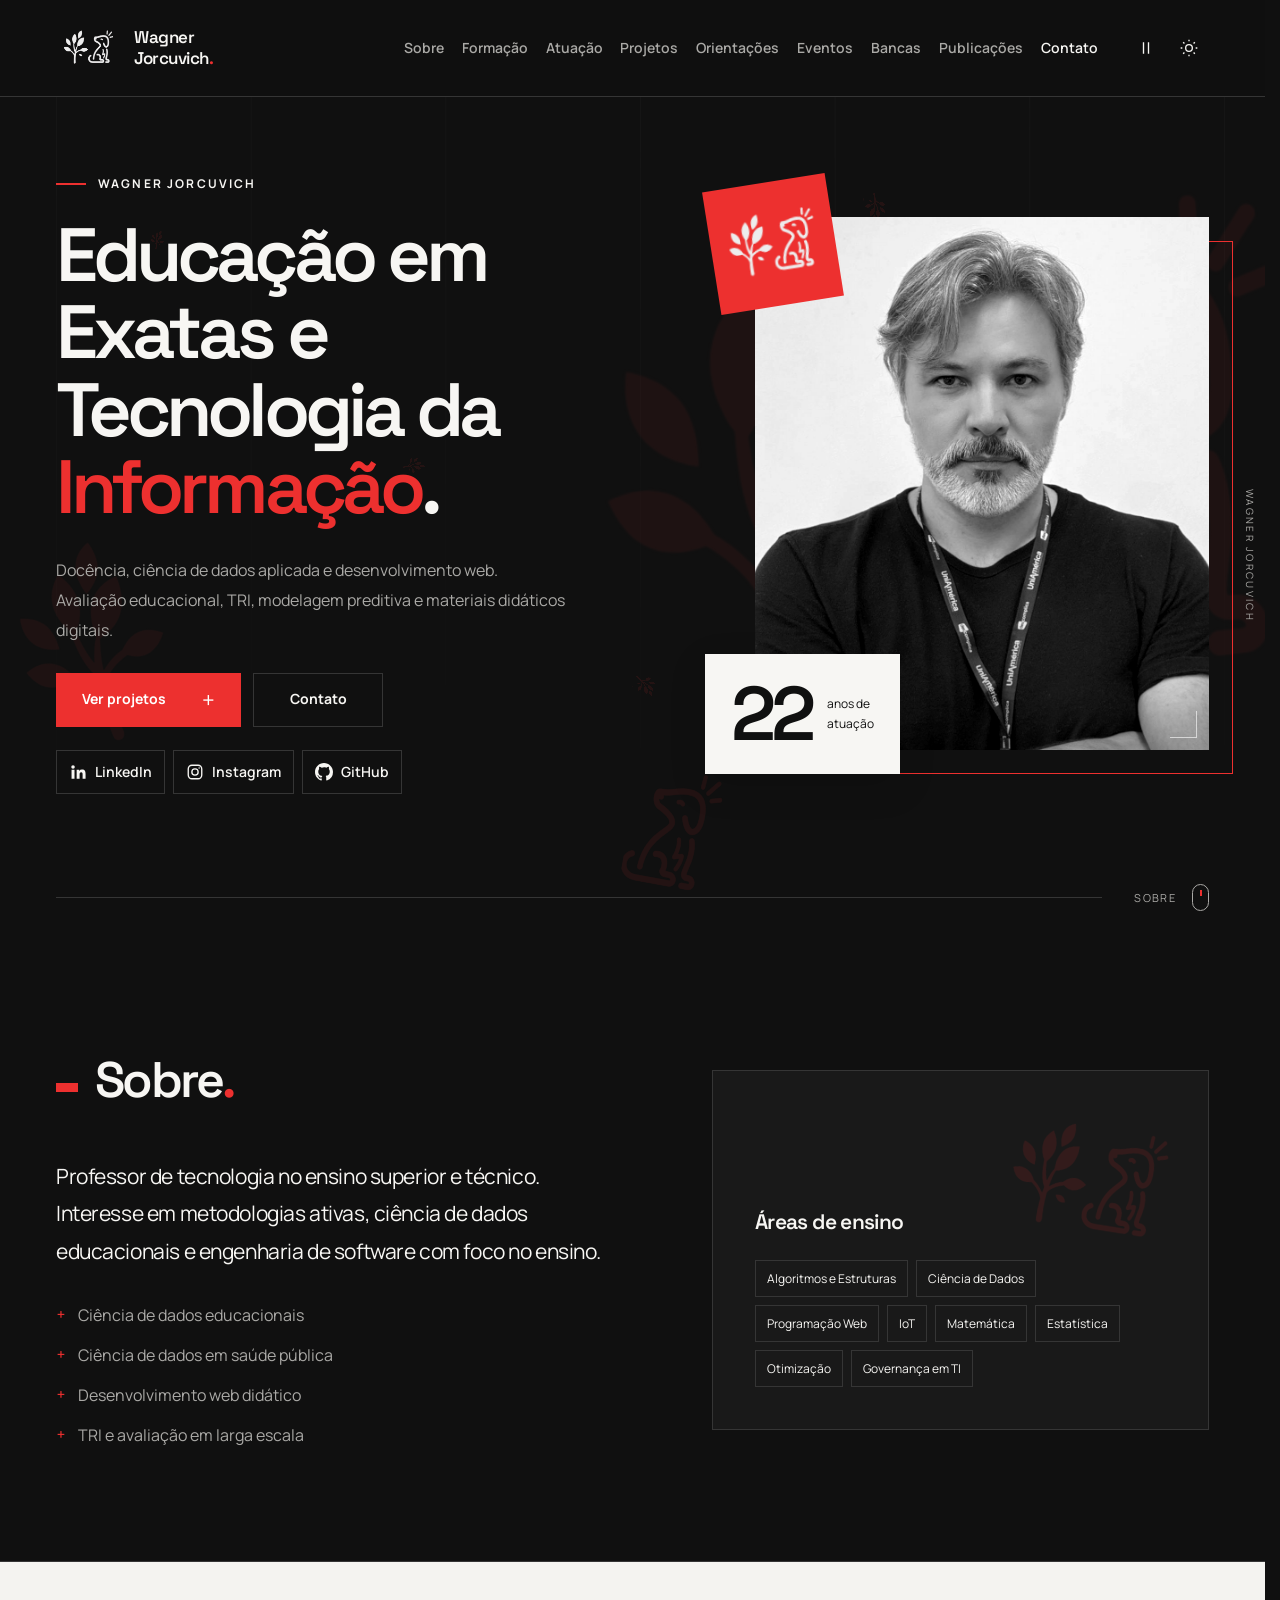
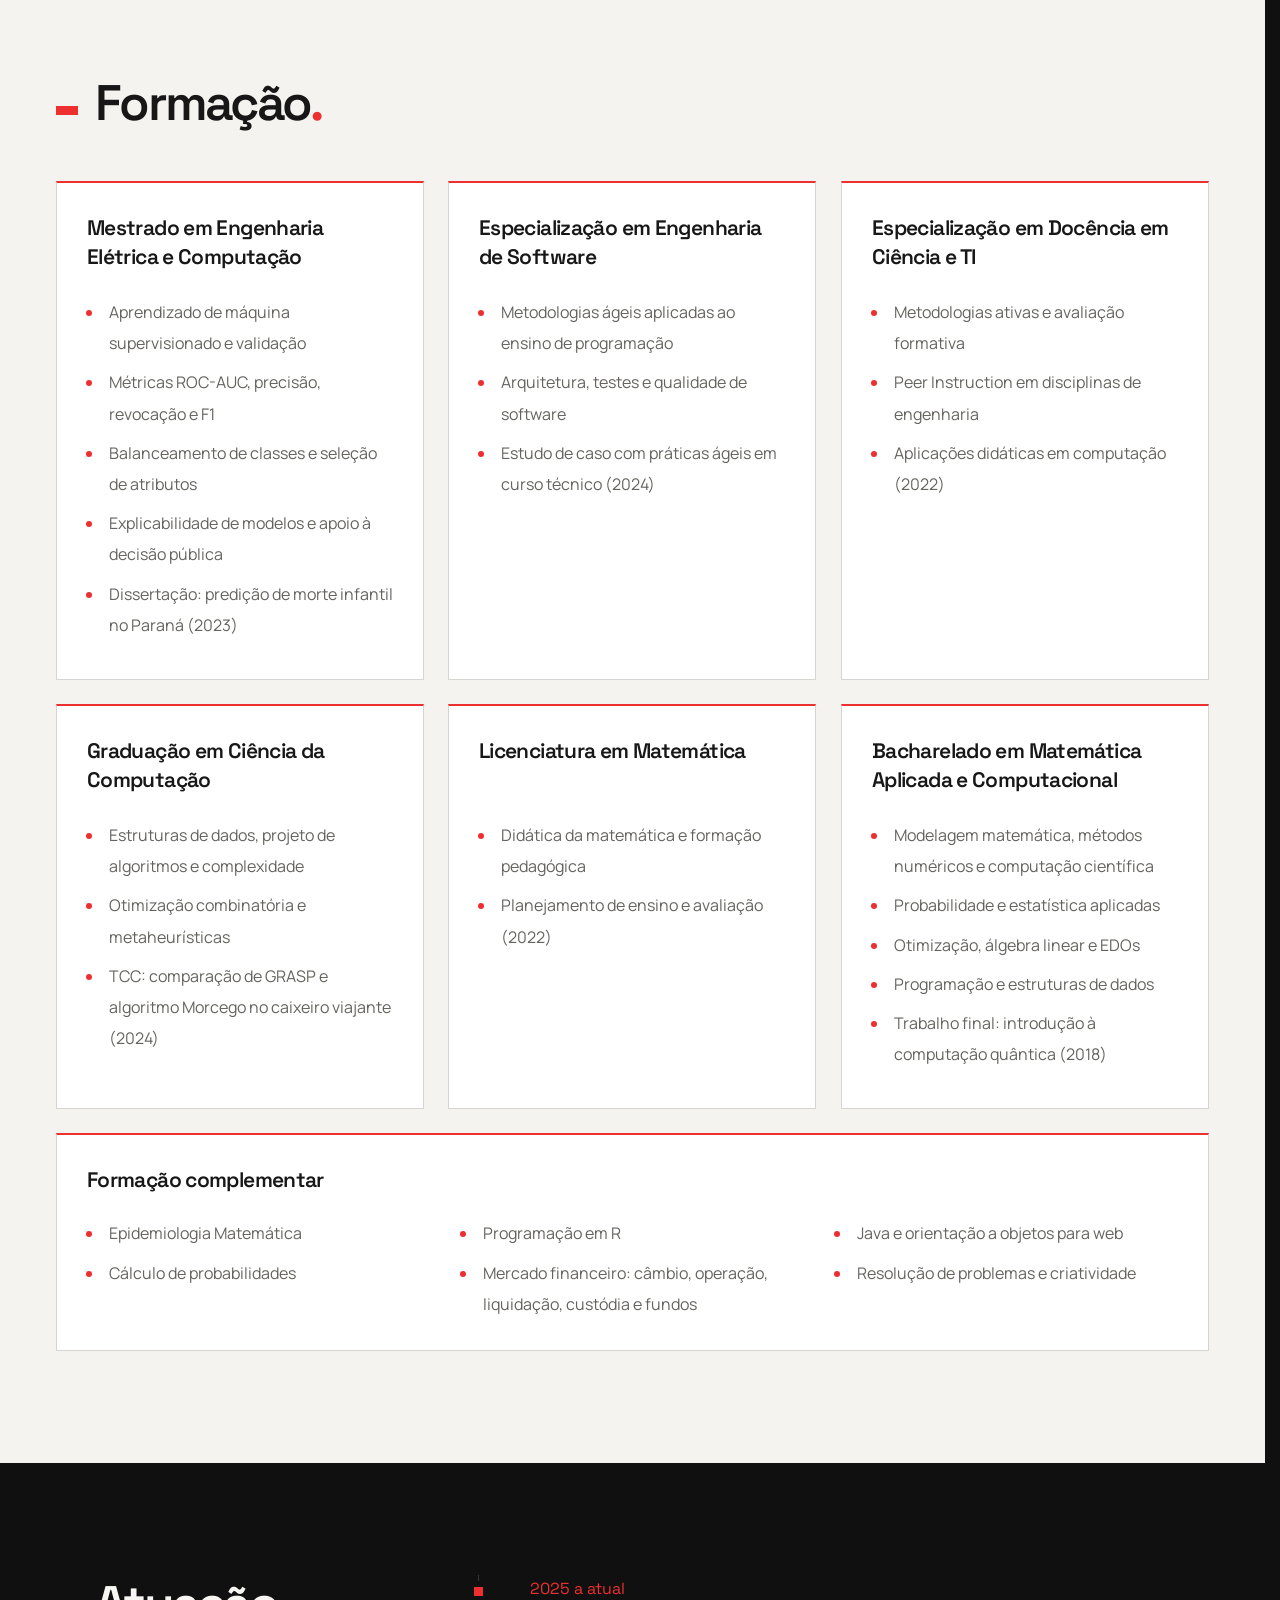
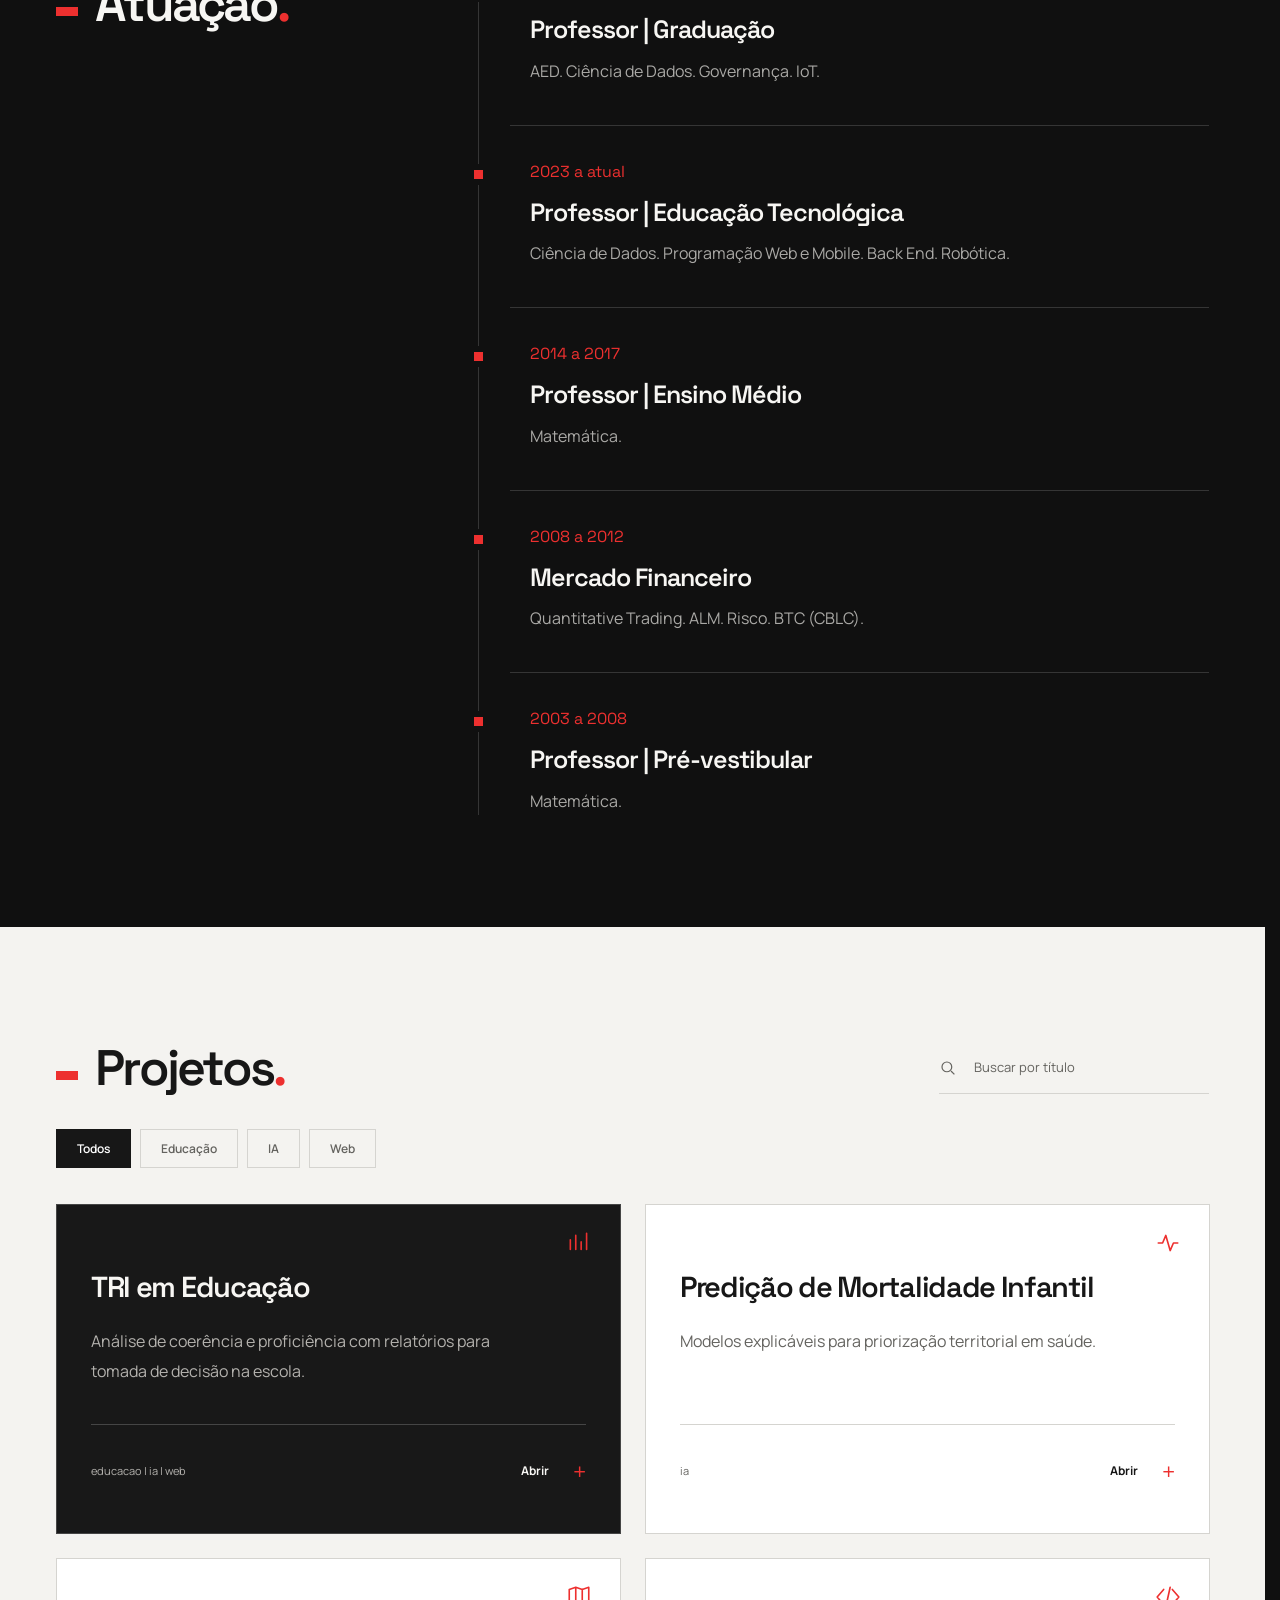
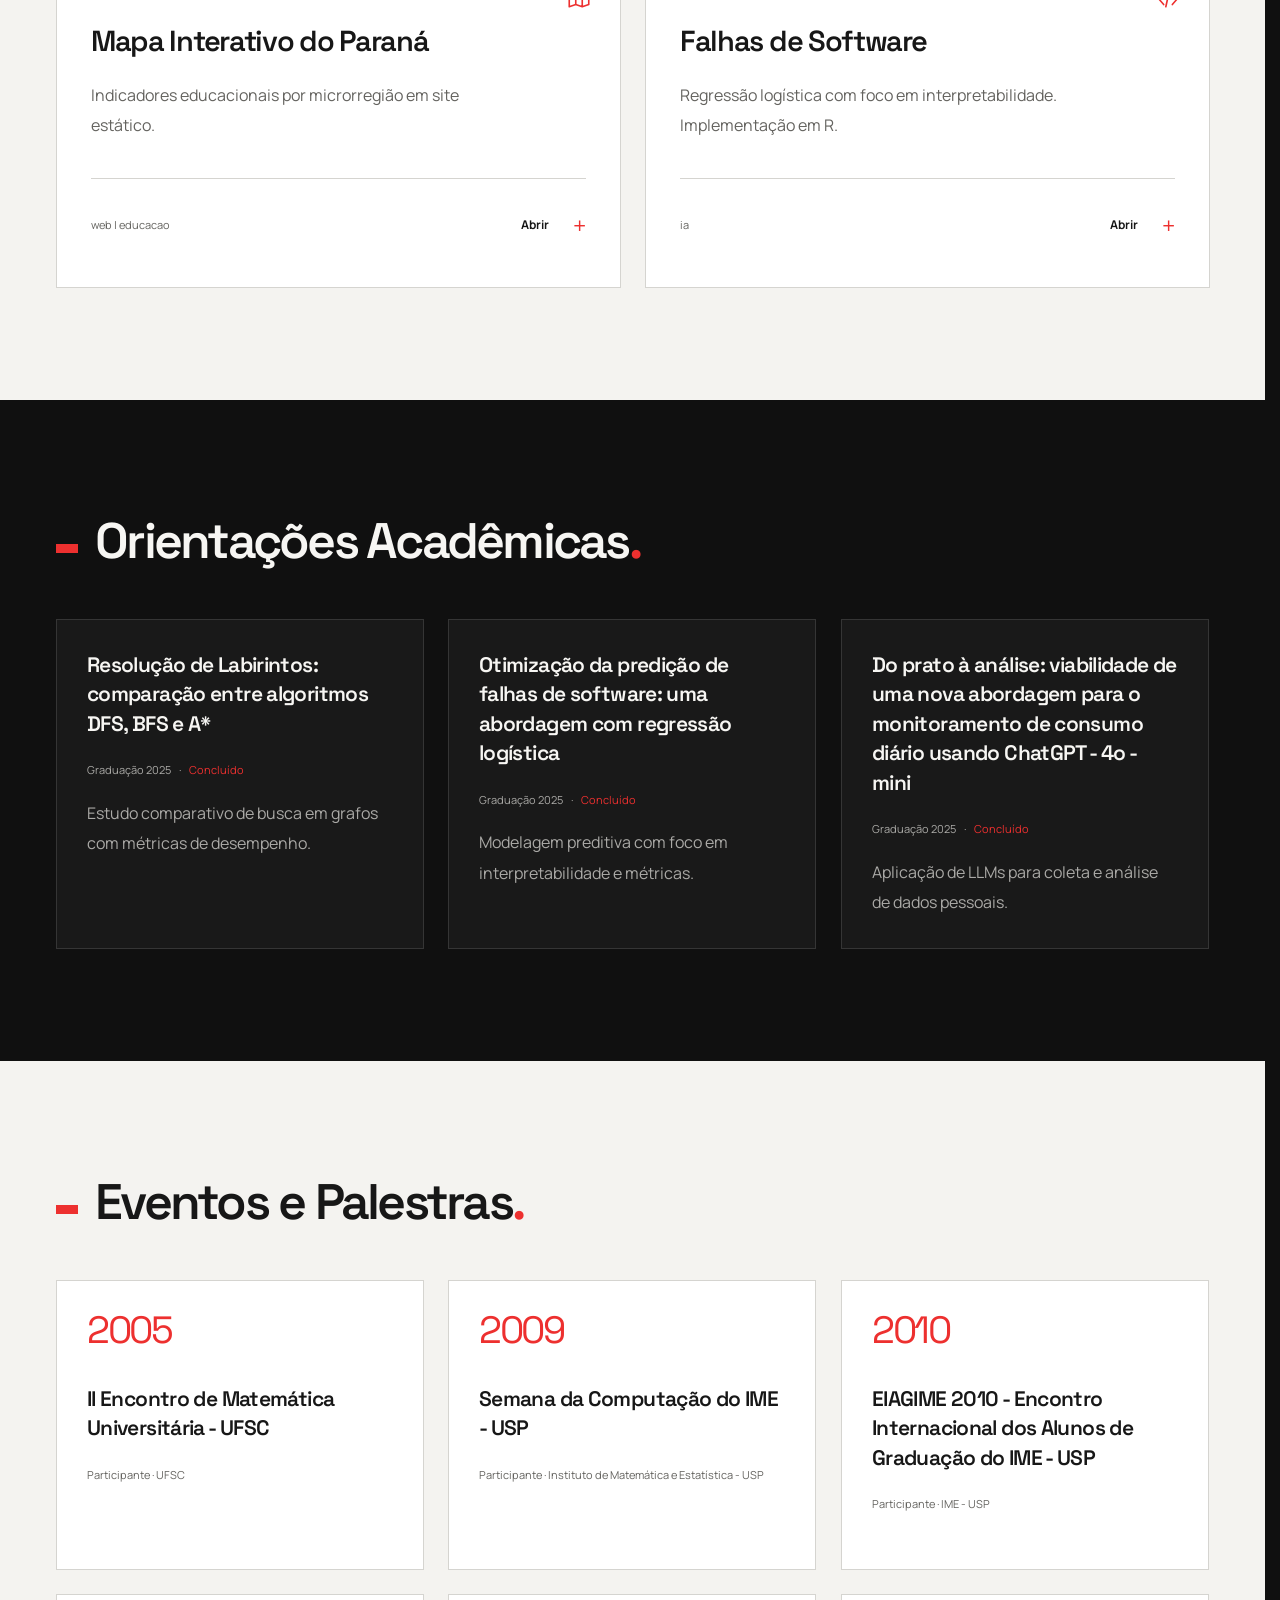
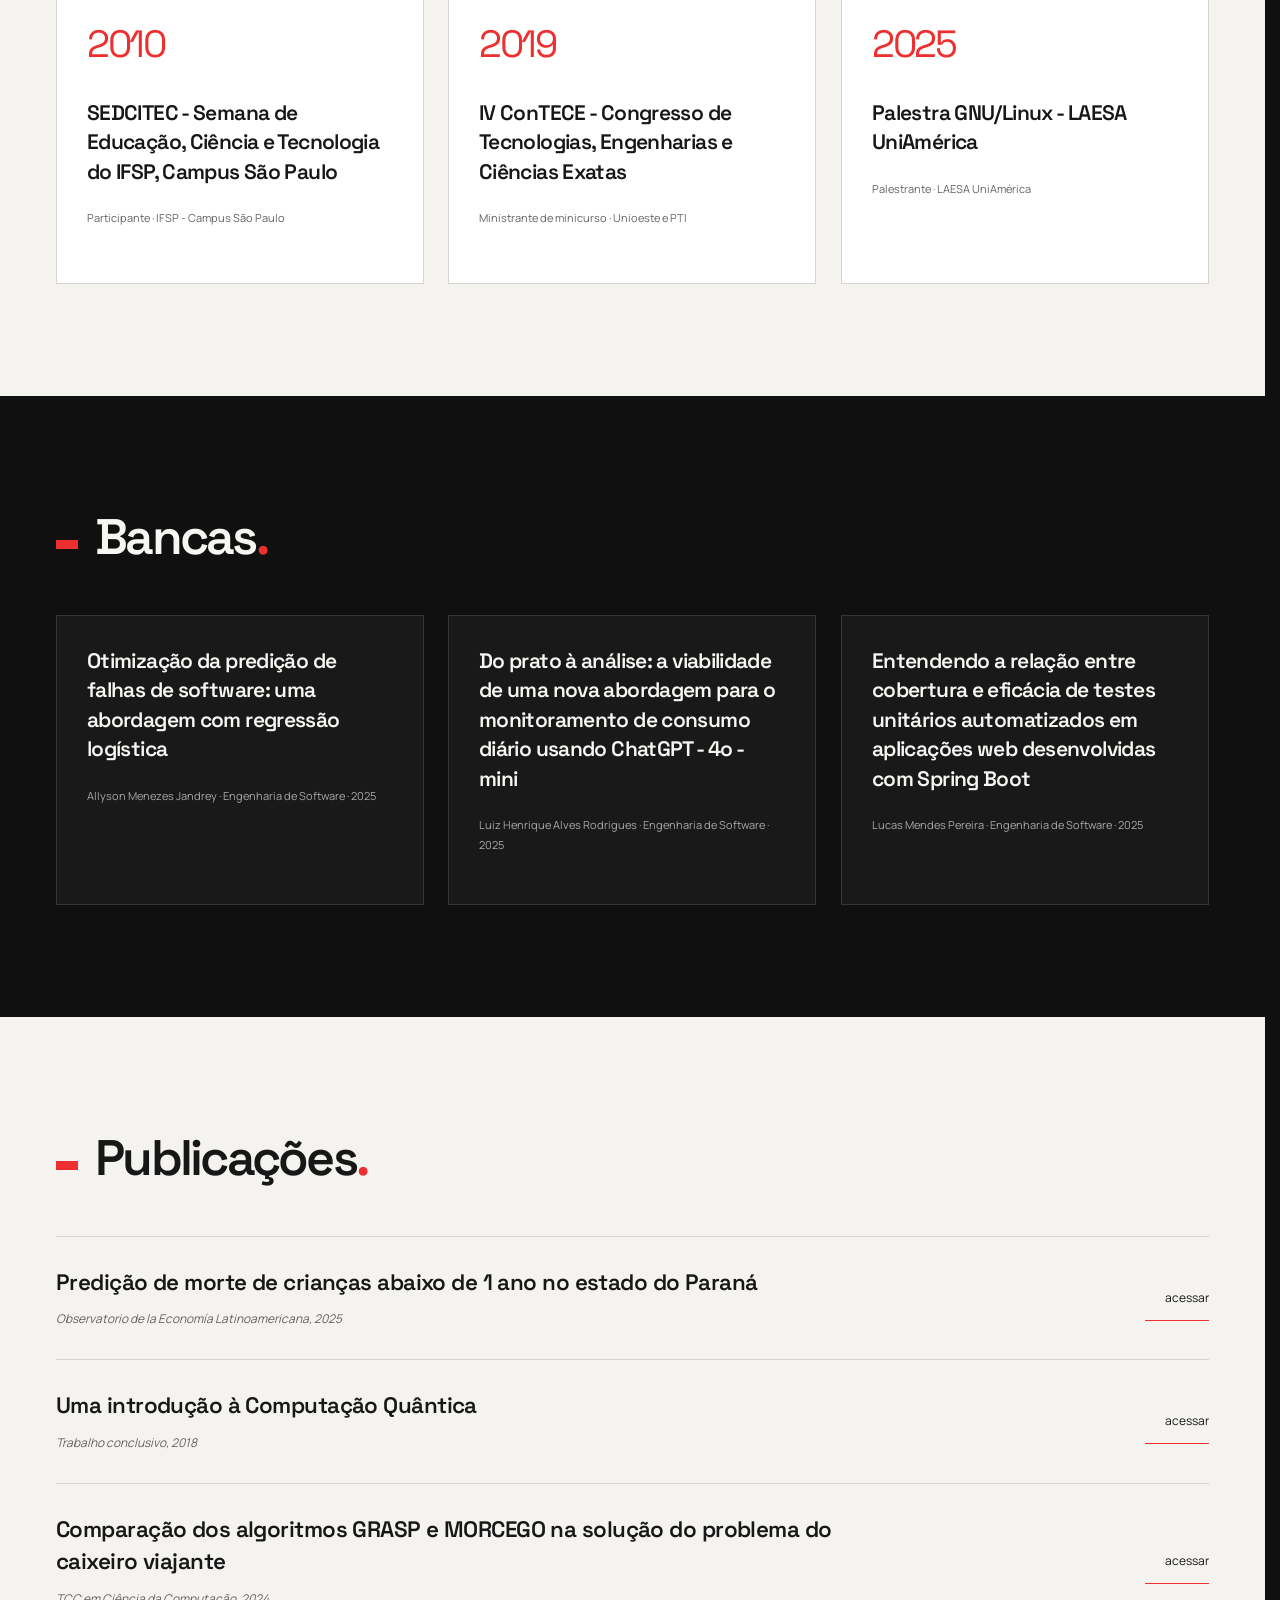
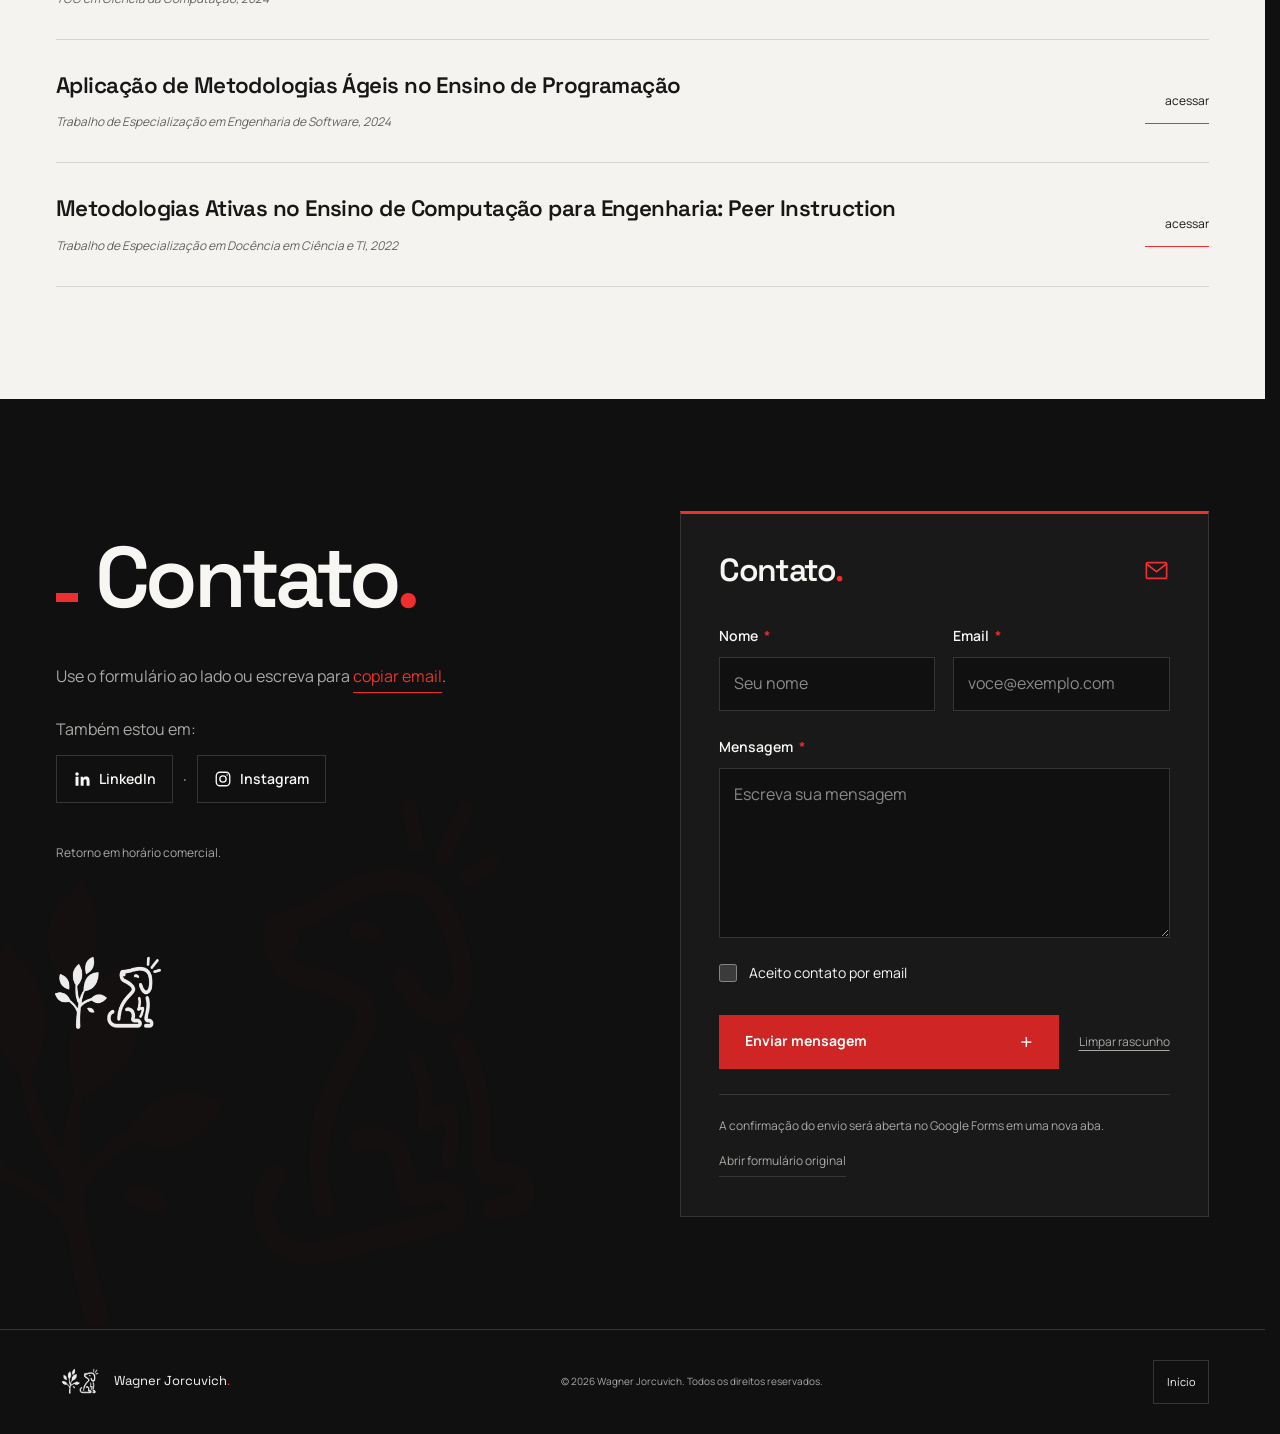
<file: index.html>
<!doctype html>
<html lang="pt-br">
<head>
  <meta charset="utf-8">
  <meta name="viewport" content="width=device-width, initial-scale=1">
  <meta name="description" content="Portfólio profissional de Wagner Jorcuvich. Educação e Tecnologia da Informação.">
  <meta http-equiv="refresh" content="0;url=html/index.html">
  <title>Wagner Jorcuvich | Educação e TI</title>
  <script src="js/entry.js"></script>
</head>
<body>
  <a href="html/index.html">Wagner Jorcuvich | Educação e TI</a>
</body>
</html>
</file>
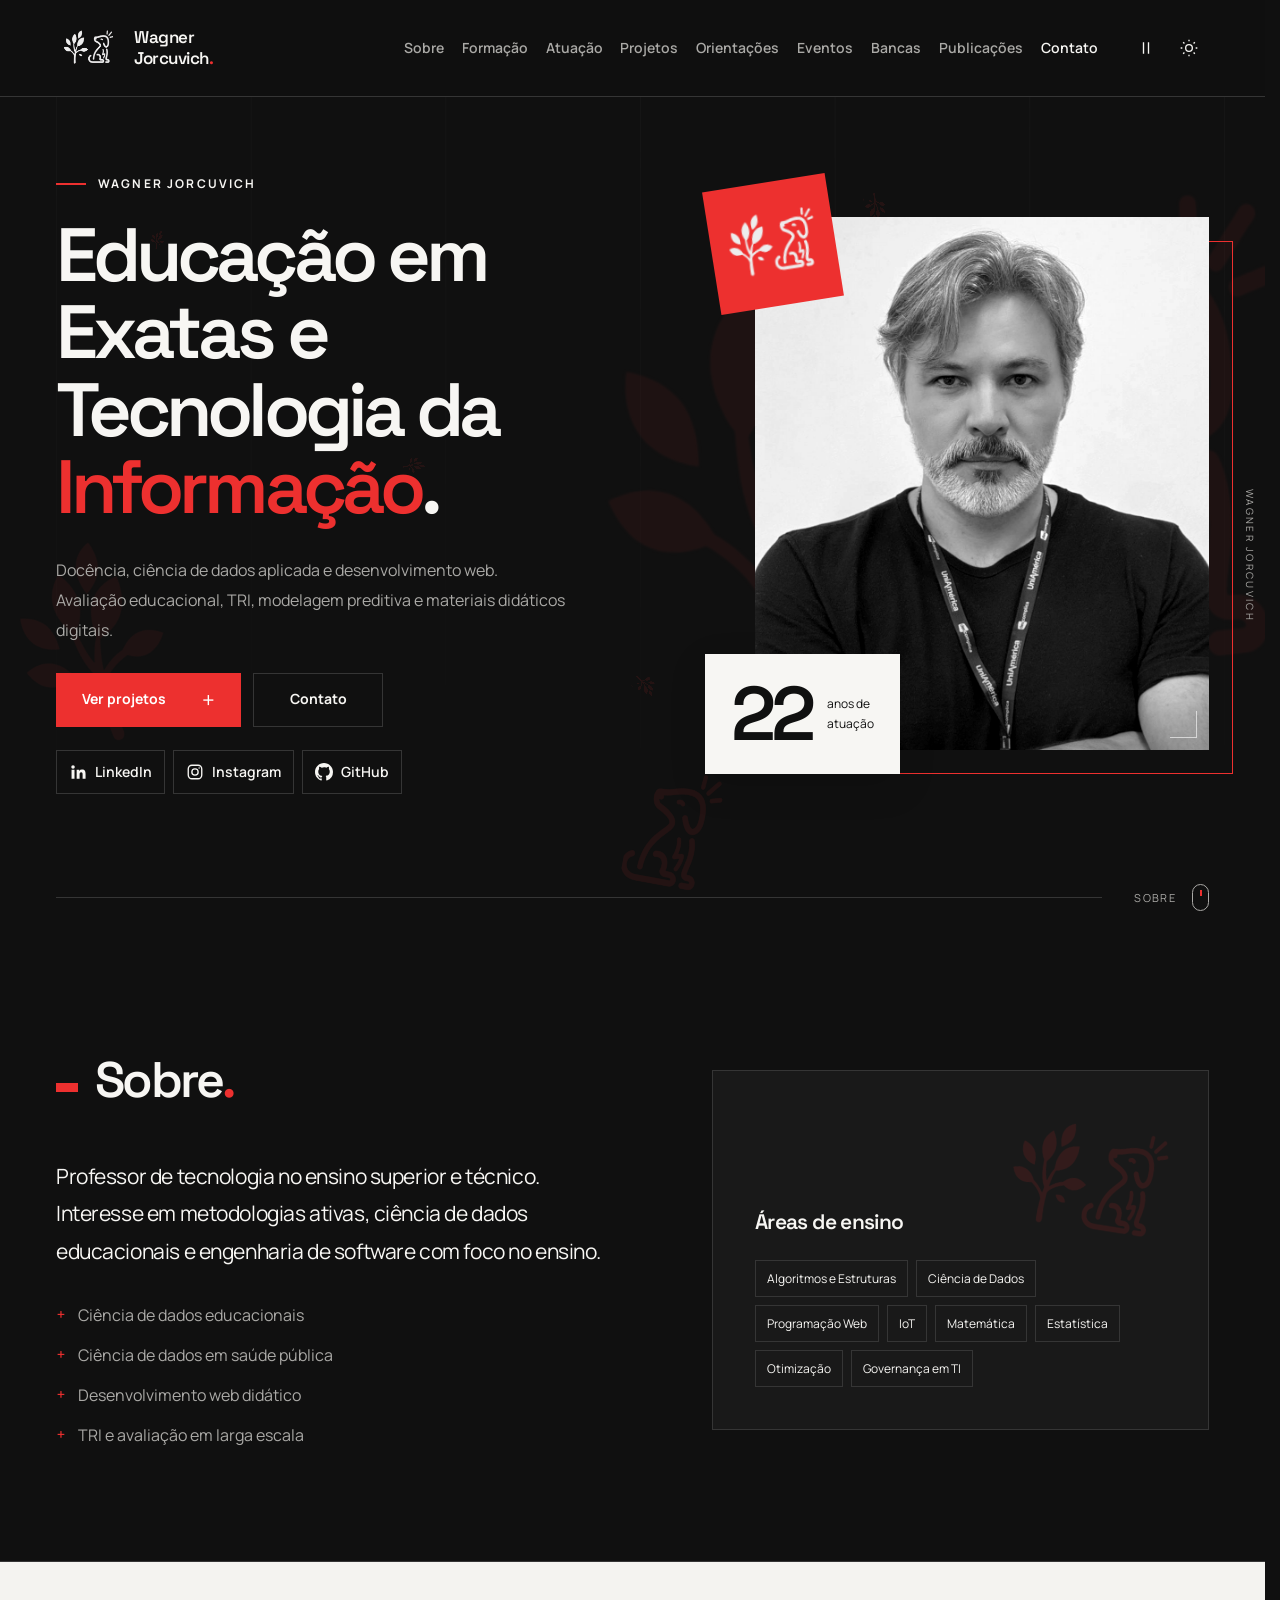
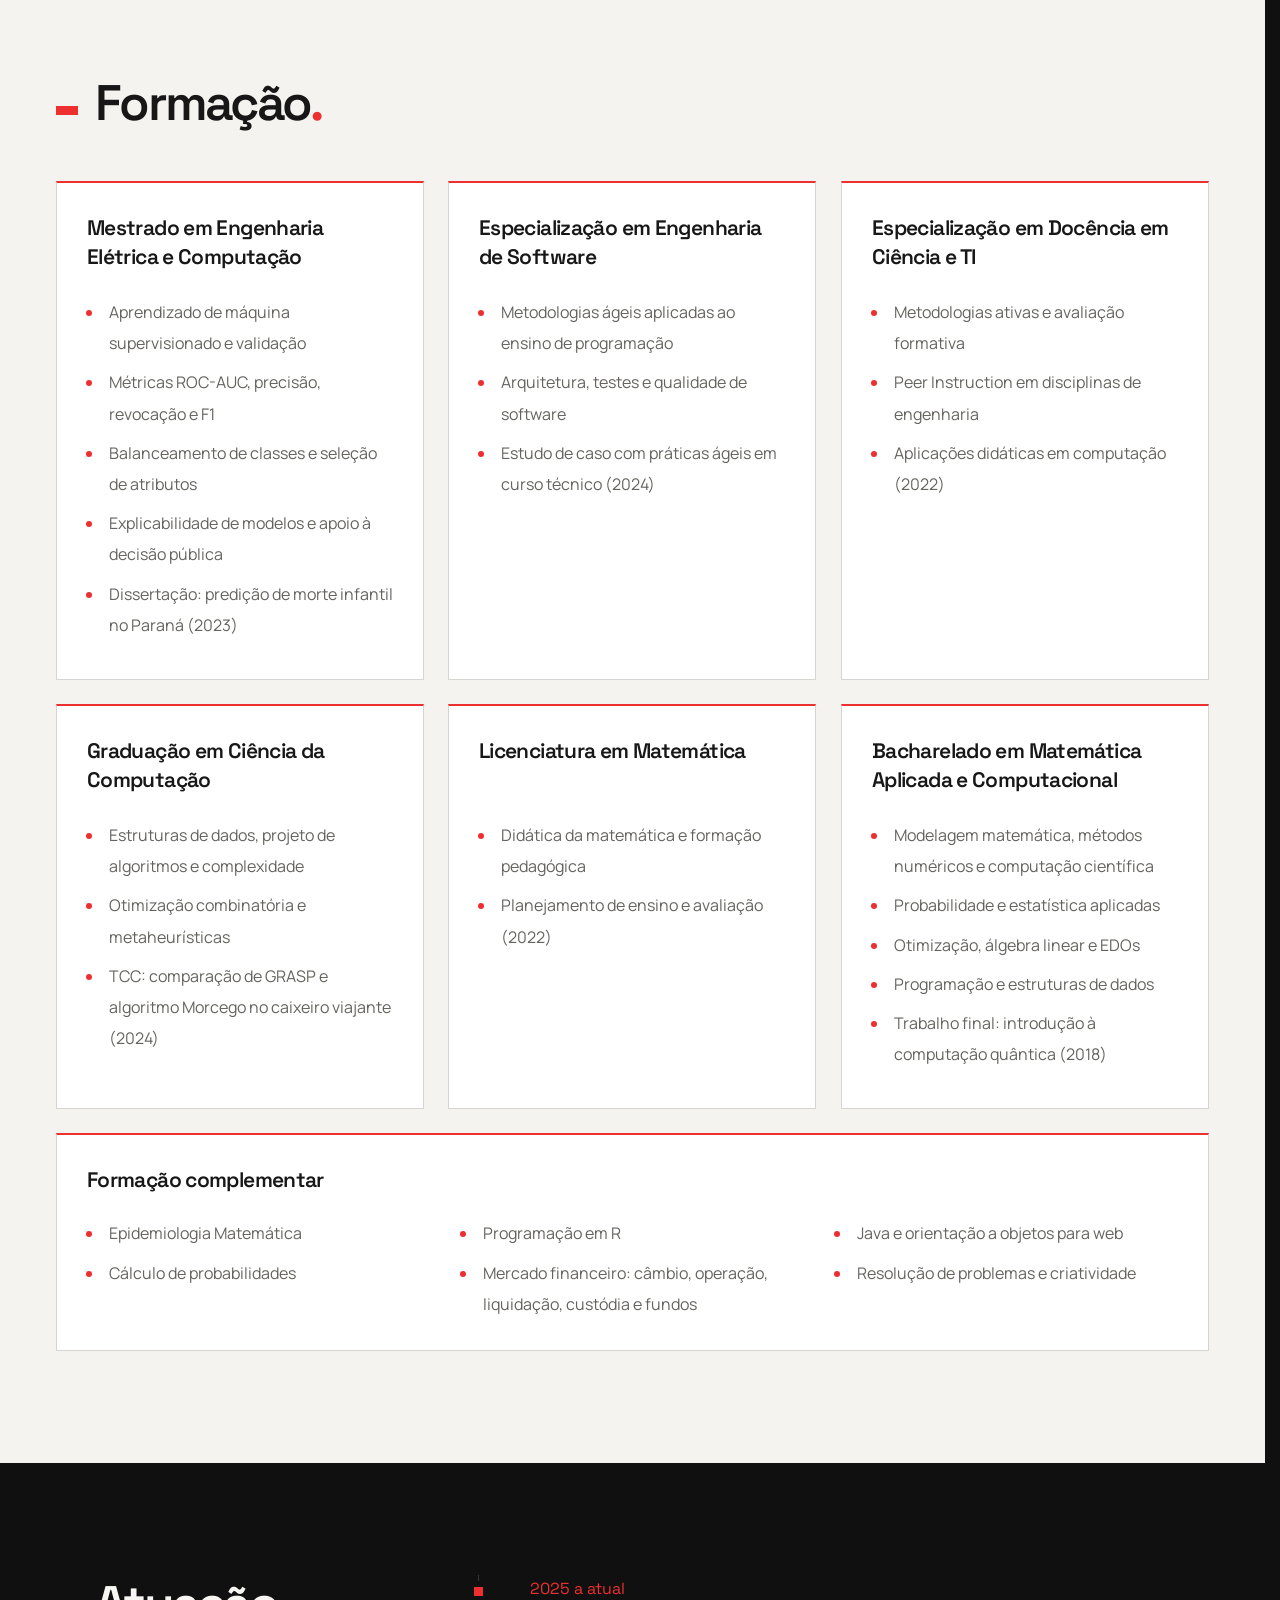
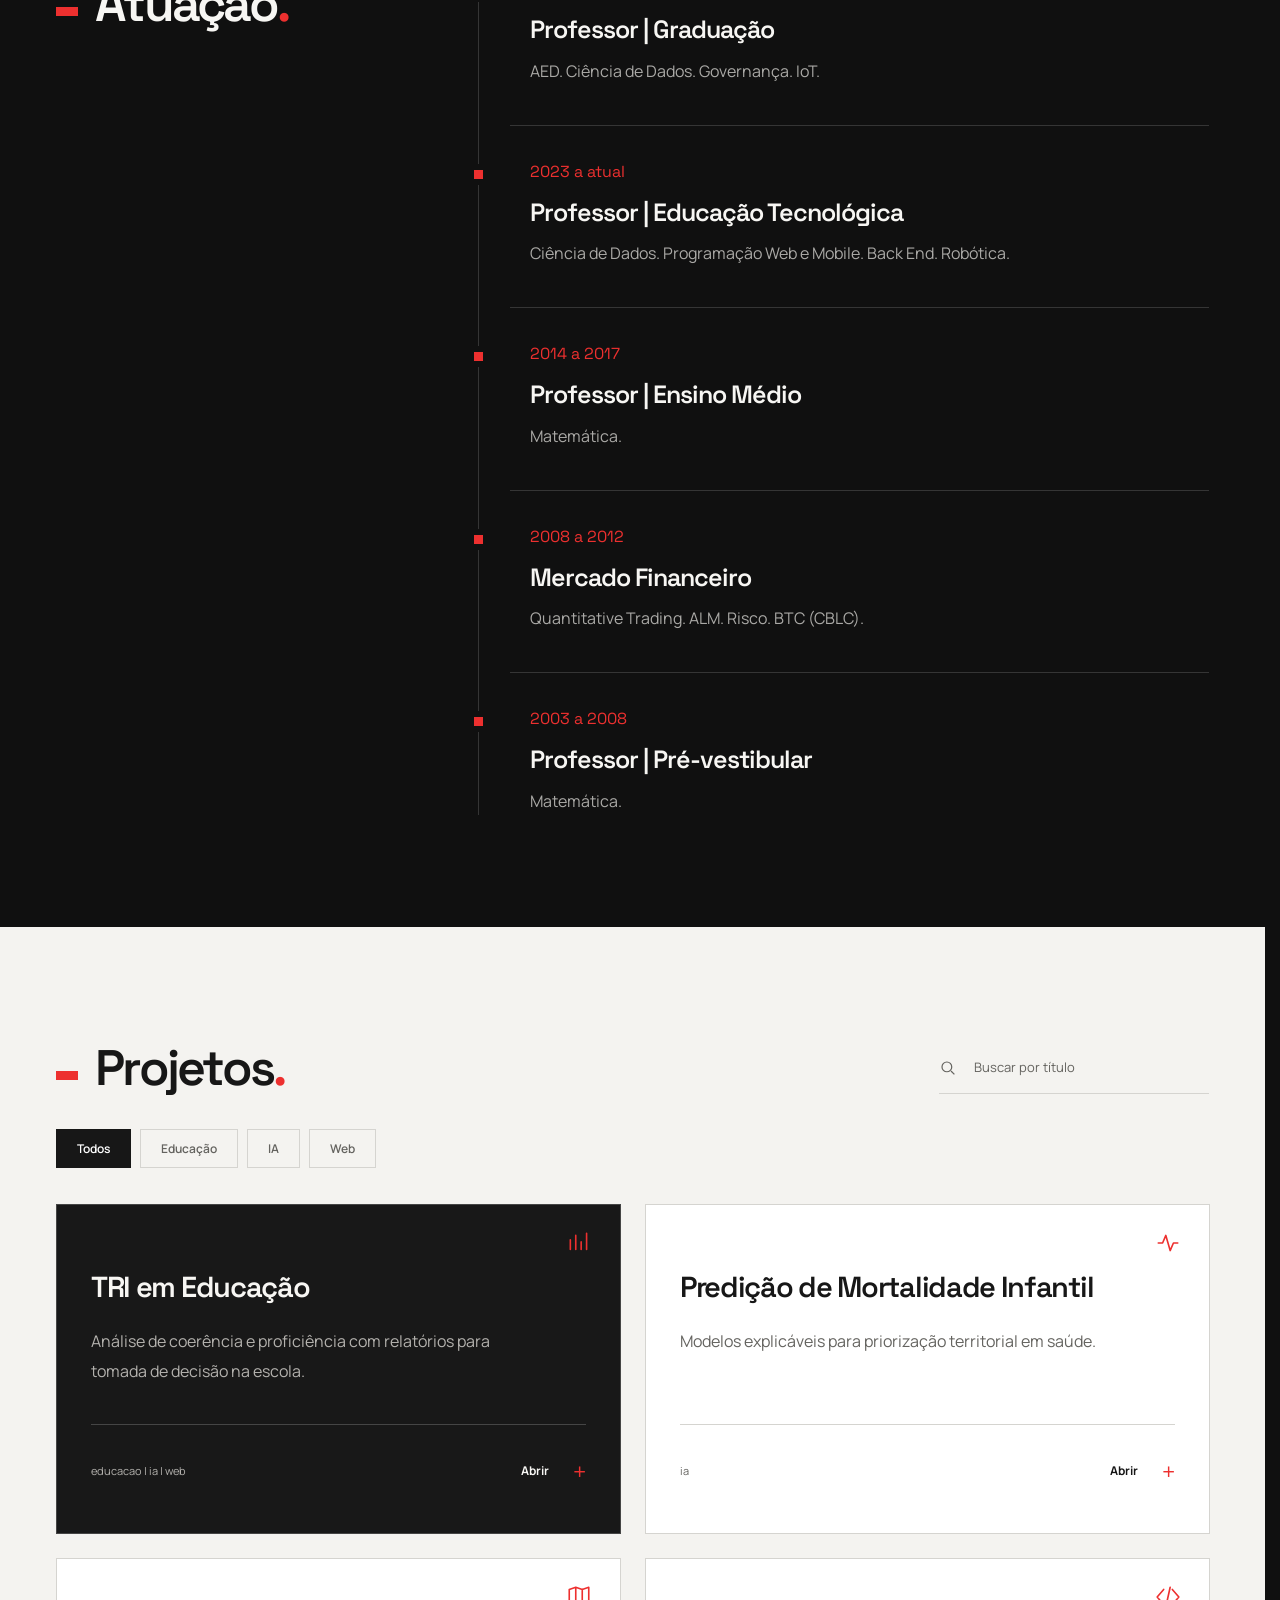
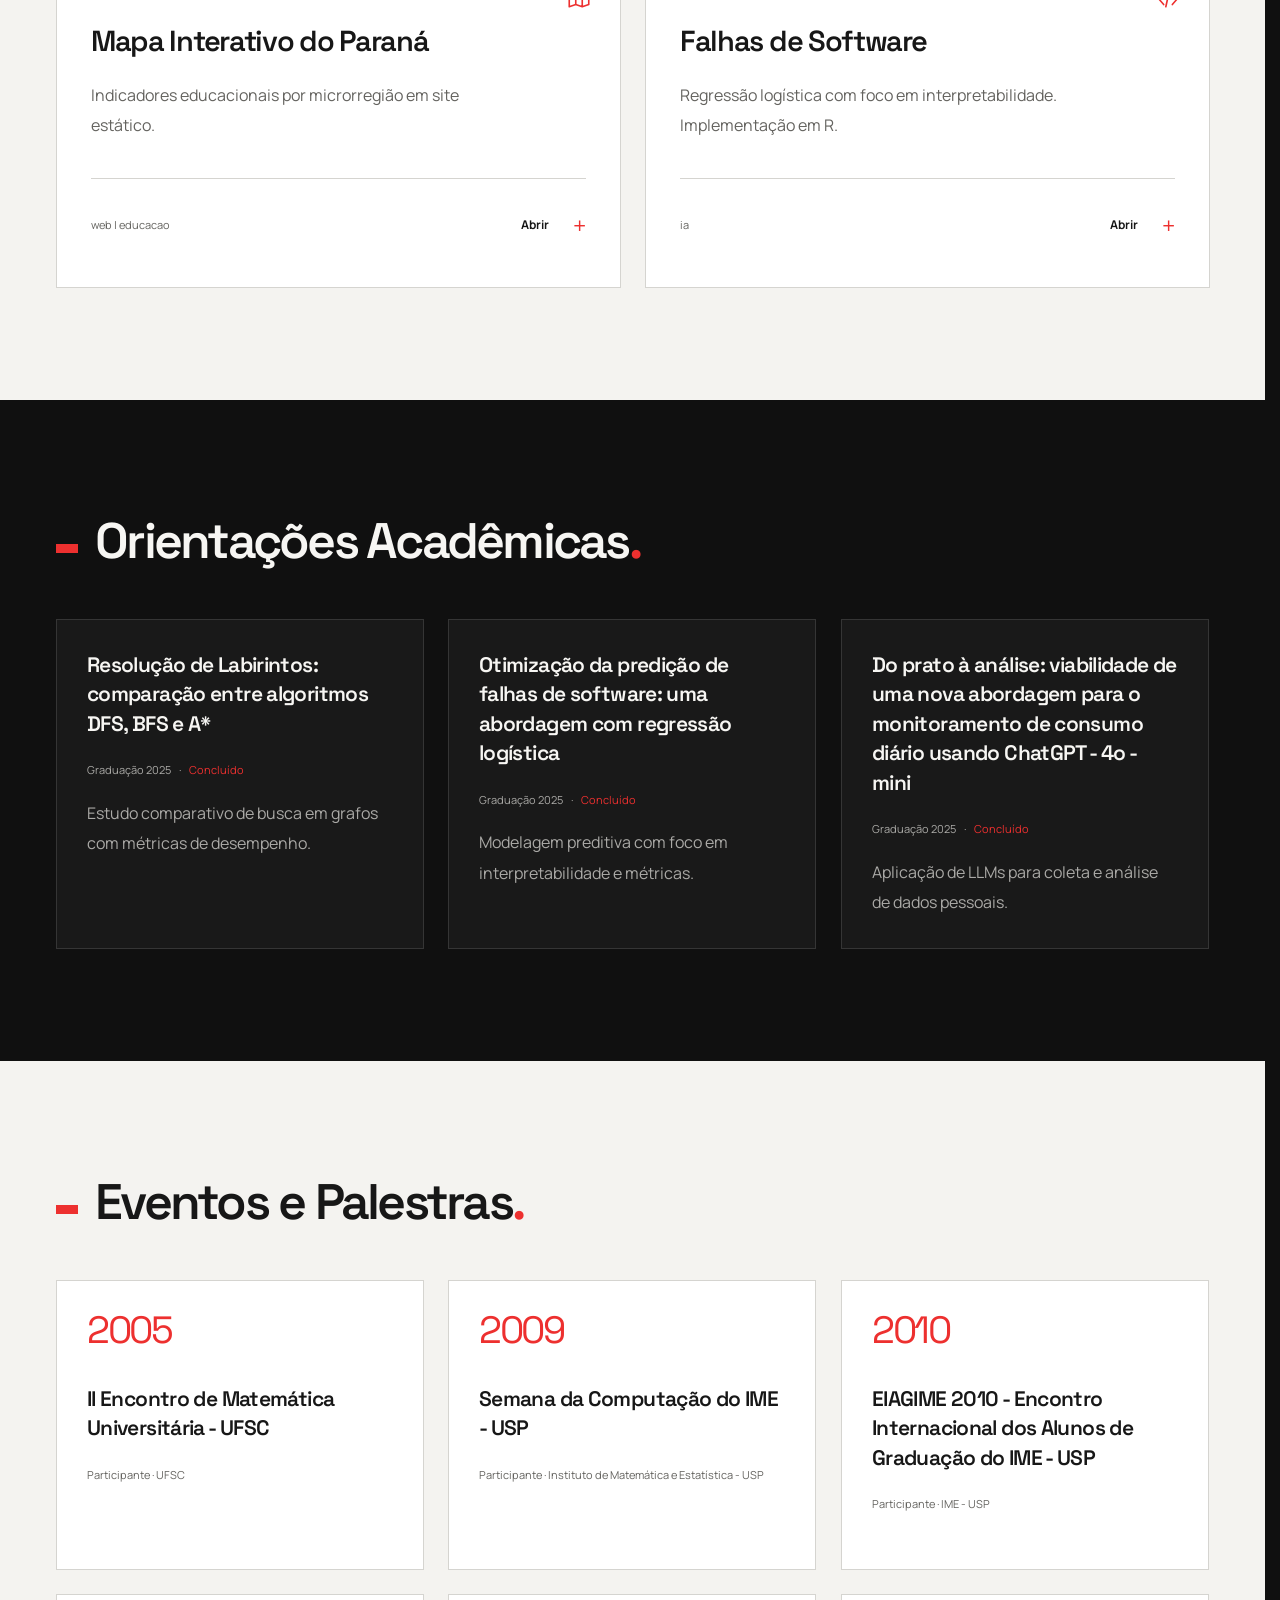
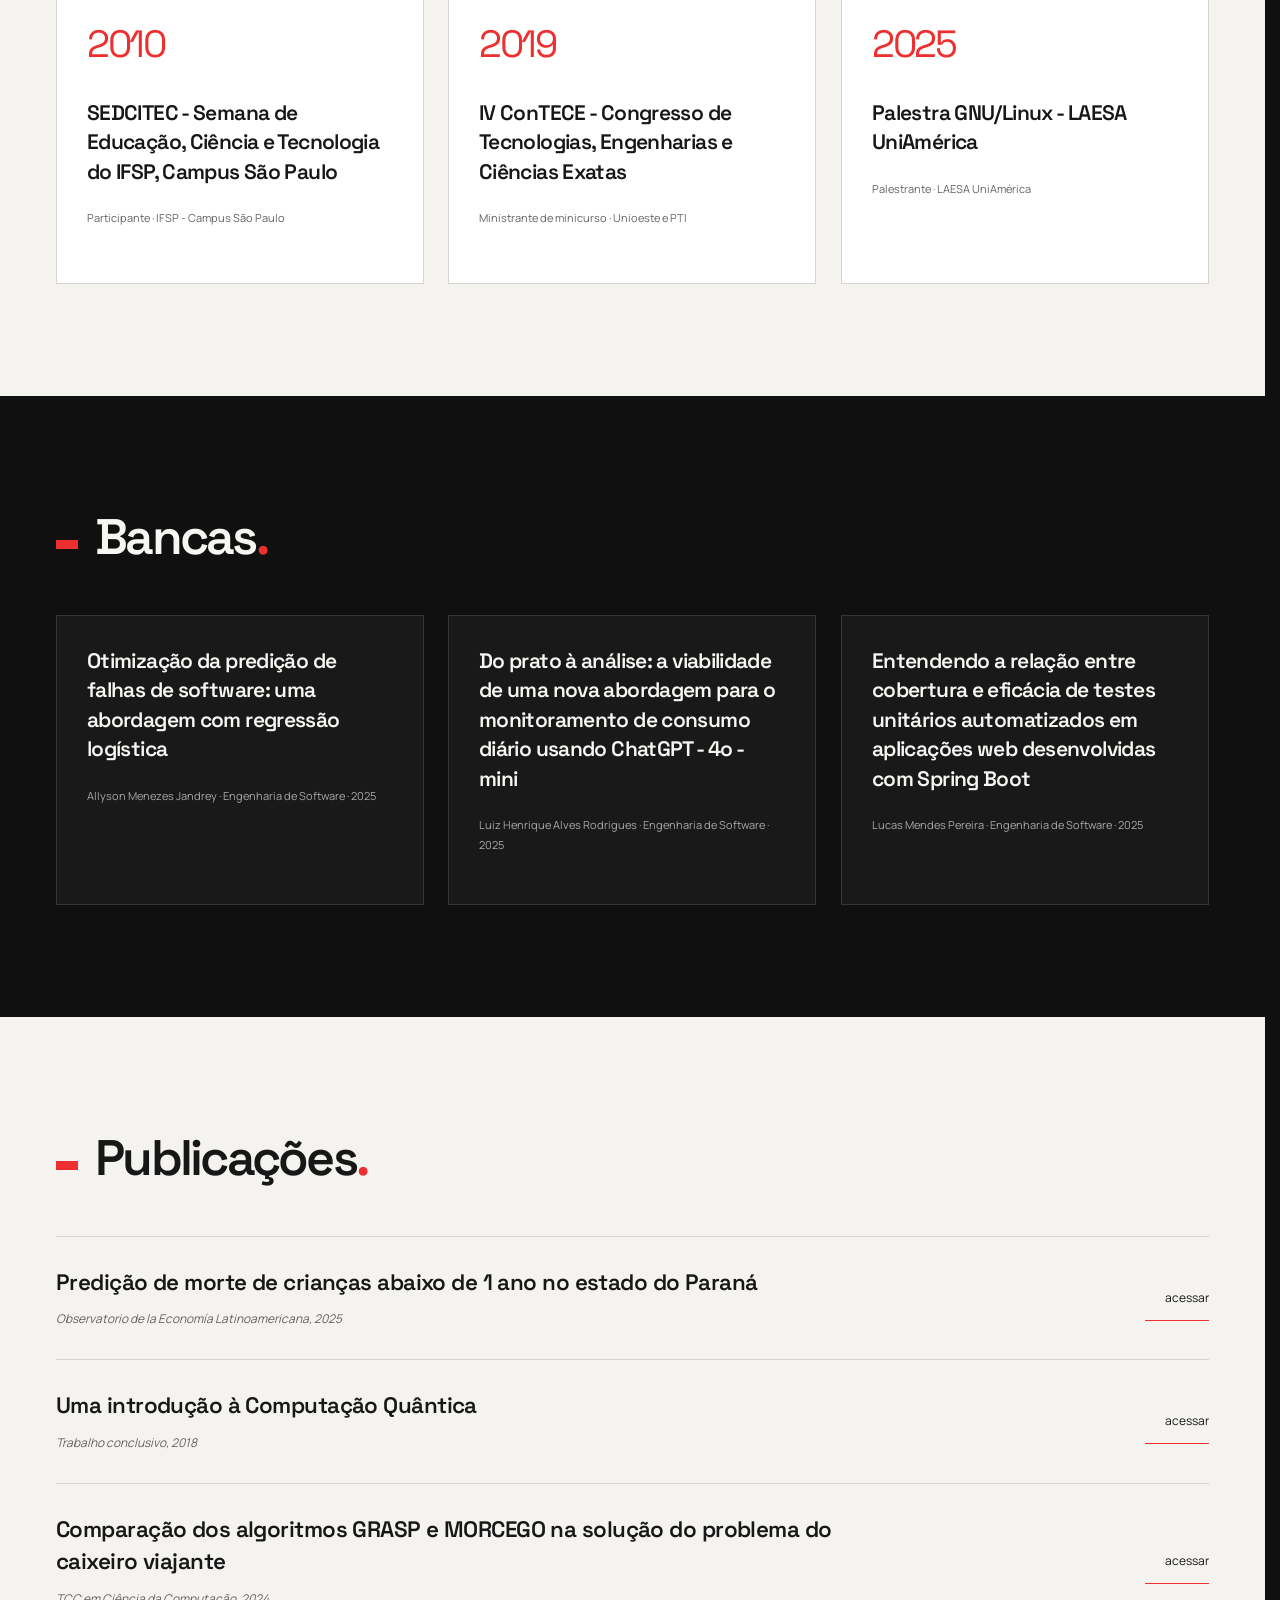
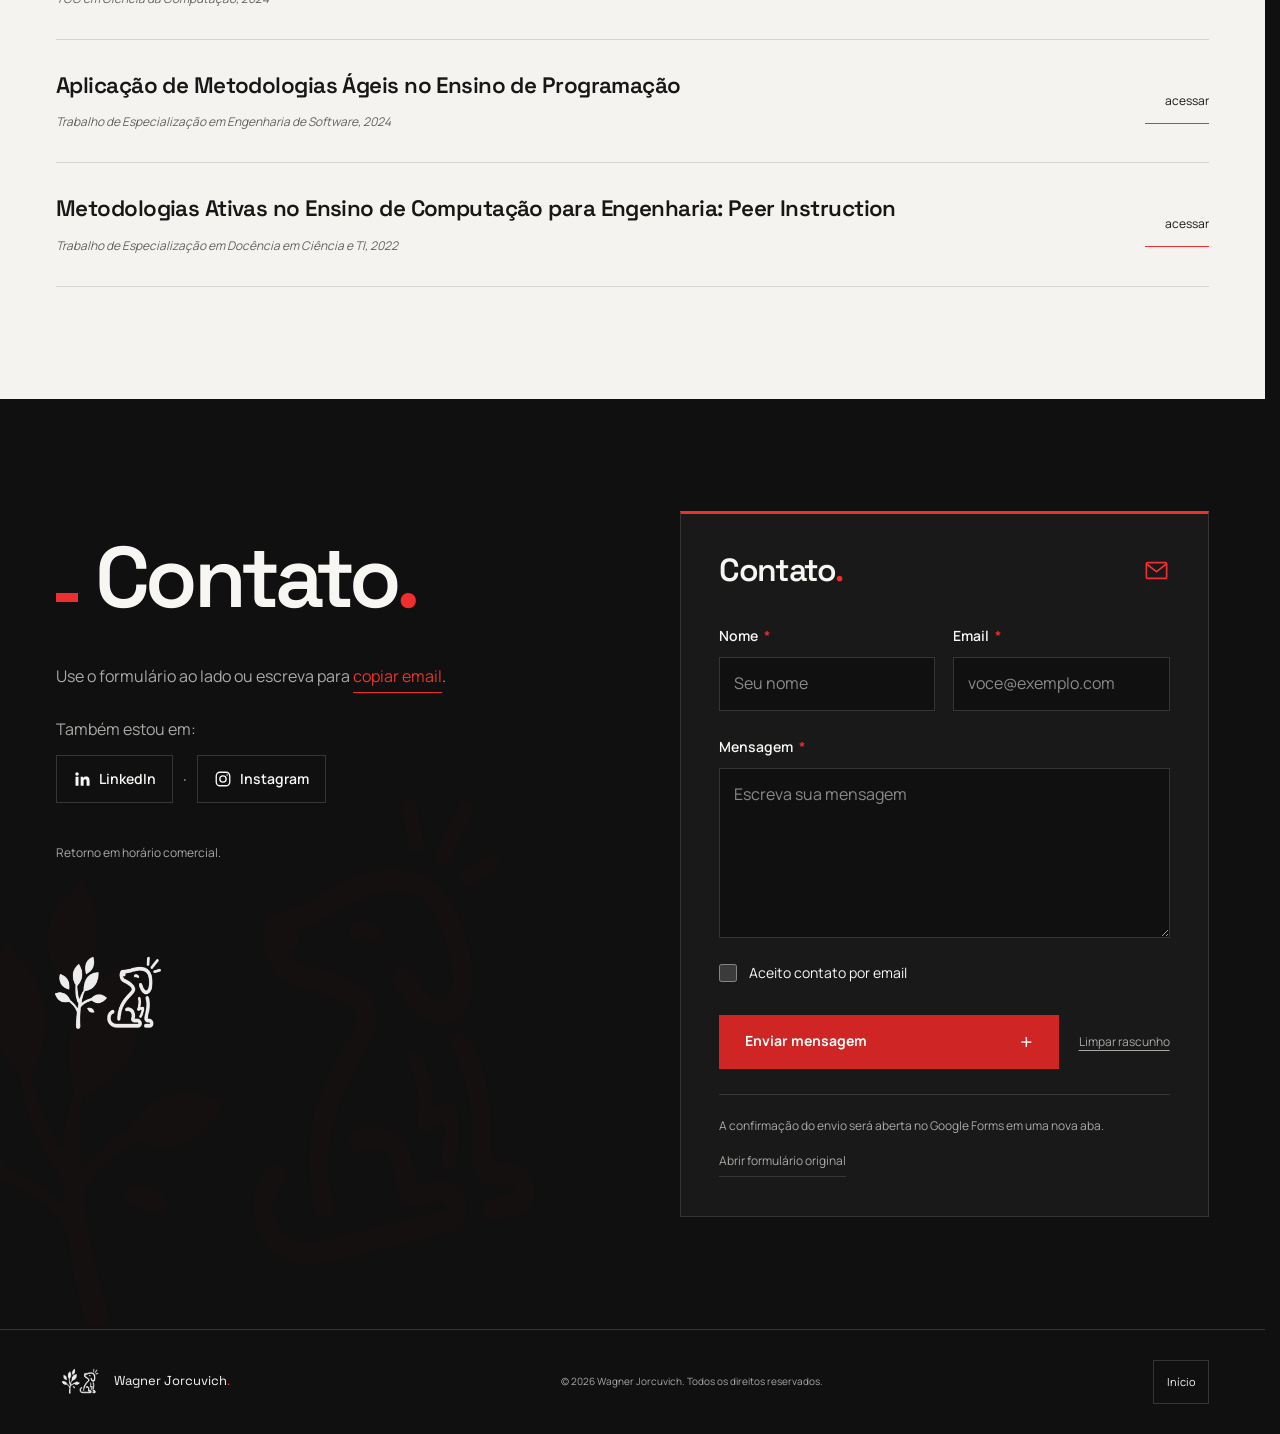
<file: html/index.html>
<!doctype html>
<html lang="pt-br" data-theme="dark">
<head>
  <meta charset="utf-8">
  <meta name="viewport" content="width=device-width, initial-scale=1">
  <meta name="theme-color" content="#101010">
  <meta name="description" content="Portfólio profissional de Wagner Jorcuvich. Educação e Tecnologia da Informação.">
  <title>Wagner Jorcuvich | Educação e TI</title>
  <link rel="icon" type="image/png" href="../assets/images/logo.png">
  <link rel="preload" as="image" href="../assets/images/foto.jpeg">
  <link rel="preload" as="font" type="font/woff2" href="../assets/fonts/space-grotesk-latin-variable.woff2" crossorigin>
  <link rel="stylesheet" href="../css/fonts.css">
  <link rel="stylesheet" href="../css/styles.css">
  <link rel="stylesheet" href="../css/contact.css">
  <script src="../js/content.js" defer></script>
  <script src="../js/app.js" defer></script>
  <script src="../js/contact.js" defer></script>
  <script src="../js/motion.js" defer></script>
</head>
<body>
  <a class="skip-link" href="#inicio">Ir para o conteúdo</a>

  <header class="site-header" id="site-header">
    <div class="container header-inner">
      <a class="brand" href="#inicio" aria-label="Wagner Jorcuvich — início">
        <img class="brand-logo" src="../assets/images/logo.png" alt="Marca Wagner Jorcuvich" width="64" height="64">
        <strong>Wagner<br>Jorcuvich<span aria-hidden="true">.</span></strong>
      </a>
      <nav class="desktop-nav" aria-label="Navegação principal">
        <a href="#sobre">Sobre</a>
        <a href="#formacao">Formação</a>
        <a href="#atuacao">Atuação</a>
        <a href="#projetos">Projetos</a>
        <a href="#orientacoes">Orientações</a>
        <a href="#eventos">Eventos</a>
        <a href="#bancas">Bancas</a>
        <a href="#publicacoes">Publicações</a>
        <a class="nav-contact" href="#contato">Contato</a>
      </nav>
      <div class="header-controls">
        <button class="icon-button" id="toggle-motion" type="button" aria-label="Pausar animações" aria-pressed="false" title="Pausar animações">
          <svg class="icon-pause" viewBox="0 0 24 24" fill="none" stroke="currentColor" stroke-width="1.6" aria-hidden="true"><path d="M9 5v14M15 5v14"/></svg>
          <svg class="icon-play" viewBox="0 0 24 24" fill="none" stroke="currentColor" stroke-width="1.6" aria-hidden="true"><path d="m9 5 10 7-10 7Z"/></svg>
        </button>
        <button class="icon-button" id="toggle-theme" type="button" aria-label="Alternar tema" aria-pressed="true" title="Alternar tema">
          <svg class="icon-sun" viewBox="0 0 24 24" fill="none" stroke="currentColor" stroke-width="1.6" aria-hidden="true"><circle cx="12" cy="12" r="4"/><path d="M12 2v2m0 16v2M2 12h2m16 0h2M5 5l1.5 1.5m11 11L19 19M5 19l1.5-1.5m11-11L19 5"/></svg>
          <svg class="icon-moon" viewBox="0 0 24 24" fill="none" stroke="currentColor" stroke-width="1.6" aria-hidden="true"><path d="M20.5 13A8.5 8.5 0 0 1 11 3.5 8.5 8.5 0 1 0 20.5 13Z"/></svg>
        </button>
        <button class="icon-button menu-toggle" id="btn-menu" type="button" aria-label="Abrir menu" aria-expanded="false" aria-controls="drawer-nav"><span></span><span></span></button>
      </div>
    </div>
    <div class="reading-progress" aria-hidden="true"><span id="reading-progress"></span></div>
  </header>

  <div class="menu-overlay" id="overlay" hidden></div>
  <nav class="mobile-nav" id="drawer-nav" aria-label="Navegação para celular" inert aria-hidden="true">
    <div class="mobile-nav-brand" aria-hidden="true"><img src="../assets/images/logo.png" alt="" width="90" height="90"></div>
    <div class="mobile-nav-links">
      <a href="#sobre">Sobre</a><a href="#formacao">Formação</a><a href="#atuacao">Atuação</a>
      <a href="#projetos">Projetos</a><a href="#orientacoes">Orientações</a><a href="#eventos">Eventos</a>
      <a href="#bancas">Bancas</a><a href="#publicacoes">Publicações</a><a href="#contato">Contato</a>
    </div>
    <button class="text-button" id="drawer-theme" type="button">Tema</button>
  </nav>

  <main id="inicio" tabindex="-1">
    <section class="hero" aria-labelledby="hero-title">
      <canvas id="brand-background" aria-hidden="true"></canvas>
      <div class="hero-grid" aria-hidden="true"></div>
      <div class="container hero-inner">
        <div class="hero-copy">
          <p class="eyebrow hero-intro">Wagner Jorcuvich</p>
          <h1 id="hero-title"><span>Educação em</span> <span>Exatas e</span> <span>Tecnologia da</span> <span class="accent-text">Informação<span class="title-dot" aria-hidden="true">.</span></span></h1>
          <p class="hero-description">Docência, ciência de dados aplicada e desenvolvimento web. Avaliação educacional, TRI, modelagem preditiva e materiais didáticos digitais.</p>
          <div class="hero-actions">
            <a class="button button-primary" href="#projetos"><span>Ver projetos</span><span class="button-mark" aria-hidden="true">+</span></a>
            <a class="button button-outline" href="#contato">Contato</a>
          </div>
          <ul class="social-links" id="hero-links"></ul>
        </div>
        <div class="hero-visual">
          <div class="portrait-outline" aria-hidden="true"></div>
          <div class="portrait-frame" id="portrait-frame">
            <img class="portrait" src="../assets/images/foto.jpeg" alt="Retrato profissional" width="1194" height="1194" fetchpriority="high">
            <div class="portrait-grain" aria-hidden="true"></div>
            <span class="portrait-corner corner-top" aria-hidden="true"></span>
            <span class="portrait-corner corner-bottom" aria-hidden="true"></span>
          </div>
          <div class="logo-stamp" aria-hidden="true"><img src="../assets/images/logo.png" alt="" width="144" height="144"></div>
          <div class="experience-badge"><span class="stat-value" data-target="22">22</span><span class="stat-label">anos de<br>atuação</span></div>
          <span class="portrait-caption" aria-hidden="true">WAGNER JORCUVICH</span>
        </div>
      </div>
      <div class="container hero-bottom"><span class="hero-bottom-line" aria-hidden="true"></span><a class="scroll-cue" href="#sobre"><span>Sobre</span><span class="scroll-cue-track" aria-hidden="true"><span></span></span></a></div>
    </section>

    <section class="section about-section" id="sobre" aria-labelledby="sobre-title">
      <div class="container about-layout">
        <div class="section-copy reveal">
          <div class="section-heading"><span class="section-tick" aria-hidden="true"></span><h2 id="sobre-title">Sobre<span aria-hidden="true">.</span></h2></div>
          <p class="about-lead">Professor de tecnologia no ensino superior e técnico. Interesse em metodologias ativas, ciência de dados educacionais e engenharia de software com foco no ensino.</p>
          <ul class="expertise-list"><li>Ciência de dados educacionais</li><li>Ciência de dados em saúde pública</li><li>Desenvolvimento web didático</li><li>TRI e avaliação em larga escala</li></ul>
        </div>
        <aside class="card teaching-card reveal" data-motion>
          <div class="card-float"><div class="card-surface">
            <span class="teaching-logo" aria-hidden="true"></span>
            <h3>Áreas de ensino</h3>
            <div class="tags"><span>Algoritmos e Estruturas</span><span>Ciência de Dados</span><span>Programação Web</span><span>IoT</span><span>Matemática</span><span>Estatística</span><span>Otimização</span><span>Governança em TI</span></div>
          </div></div>
        </aside>
      </div>
    </section>

    <section class="section section-light" id="formacao" aria-labelledby="formacao-title">
      <div class="container">
        <div class="section-heading reveal"><span class="section-tick" aria-hidden="true"></span><h2 id="formacao-title">Formação<span aria-hidden="true">.</span></h2></div>
        <div class="grid education-grid" id="grid-formacao"></div>
      </div>
    </section>

    <section class="section experience-section" id="atuacao" aria-labelledby="atuacao-title">
      <div class="container experience-layout">
        <div class="section-heading reveal"><span class="section-tick" aria-hidden="true"></span><h2 id="atuacao-title">Atuação<span aria-hidden="true">.</span></h2></div>
        <ol class="timeline">
          <li class="reveal"><div class="time">2025 a atual</div><div class="timeline-item"><h3>Professor | Graduação</h3><p>AED. Ciência de Dados. Governança. IoT.</p></div></li>
          <li class="reveal"><div class="time">2023 a atual</div><div class="timeline-item"><h3>Professor | Educação Tecnológica</h3><p>Ciência de Dados. Programação Web e Mobile. Back End. Robótica.</p></div></li>
          <li class="reveal"><div class="time">2014 a 2017</div><div class="timeline-item"><h3>Professor | Ensino Médio</h3><p>Matemática.</p></div></li>
          <li class="reveal"><div class="time">2008 a 2012</div><div class="timeline-item"><h3>Mercado Financeiro</h3><p>Quantitative Trading. ALM. Risco. BTC (CBLC).</p></div></li>
          <li class="reveal"><div class="time">2003 a 2008</div><div class="timeline-item"><h3>Professor | Pré-vestibular</h3><p>Matemática.</p></div></li>
        </ol>
      </div>
    </section>

    <section class="section section-light projects-section" id="projetos" aria-labelledby="projetos-title">
      <div class="container">
        <div class="section-topline">
          <div class="section-heading reveal"><span class="section-tick" aria-hidden="true"></span><h2 id="projetos-title">Projetos<span aria-hidden="true">.</span></h2></div>
          <label class="search-field"><svg viewBox="0 0 24 24" fill="none" stroke="currentColor" stroke-width="1.6" aria-hidden="true"><circle cx="10.5" cy="10.5" r="6.5"/><path d="m16 16 4.5 4.5"/></svg><span class="sr-only">Buscar por título</span><input id="q" type="search" placeholder="Buscar por título" autocomplete="off" aria-controls="grid-projetos"></label>
        </div>
        <div class="filters" role="group" aria-label="Filtrar projetos"><button class="chip is-active" type="button" data-cat="todos" aria-pressed="true">Todos</button><button class="chip" type="button" data-cat="educacao" aria-pressed="false">Educação</button><button class="chip" type="button" data-cat="ia" aria-pressed="false">IA</button><button class="chip" type="button" data-cat="web" aria-pressed="false">Web</button></div>
        <div class="grid projects-grid" id="grid-projetos"></div>
        <p class="empty-state" id="project-empty" role="status" hidden>Nenhum projeto encontrado.</p>
        <span class="sr-only" id="project-status" role="status" aria-live="polite"></span>
      </div>
    </section>

    <section class="section" id="orientacoes" aria-labelledby="orientacoes-title"><div class="container"><div class="section-heading reveal"><span class="section-tick" aria-hidden="true"></span><h2 id="orientacoes-title">Orientações Acadêmicas<span aria-hidden="true">.</span></h2></div><div class="grid three-columns" id="lista-orientacoes"></div></div></section>

    <section class="section section-light" id="eventos" aria-labelledby="eventos-title"><div class="container"><div class="section-heading reveal"><span class="section-tick" aria-hidden="true"></span><h2 id="eventos-title">Eventos e Palestras<span aria-hidden="true">.</span></h2></div><div class="grid three-columns" id="lista-eventos"></div></div></section>

    <section class="section" id="bancas" aria-labelledby="bancas-title"><div class="container"><div class="section-heading reveal"><span class="section-tick" aria-hidden="true"></span><h2 id="bancas-title">Bancas<span aria-hidden="true">.</span></h2></div><div class="grid three-columns" id="lista-bancas"></div></div></section>

    <section class="section section-light publications-section" id="publicacoes" aria-labelledby="publicacoes-title"><div class="container"><div class="section-heading reveal"><span class="section-tick" aria-hidden="true"></span><h2 id="publicacoes-title">Publicações<span aria-hidden="true">.</span></h2></div><ul class="publications" id="lista-pubs"></ul></div></section>

    <section class="section contact-section" id="contato" aria-labelledby="contato-title">
      <div class="contact-watermark" aria-hidden="true"></div>
      <div class="container contact-layout">
        <div class="contact-copy reveal">
          <div class="section-heading"><span class="section-tick" aria-hidden="true"></span><h2 id="contato-title">Contato<span aria-hidden="true">.</span></h2></div>
          <p>Use o formulário ao lado ou escreva para <button id="btn-email" class="text-link" type="button" data-email="jorcuvich@gmail.com">copiar email</button>.</p>
          <p class="contact-socials">
            <span class="contact-socials-label">Também estou em:</span>
            <span class="contact-social-actions">
              <a class="social-link" data-social="linkedin" href="https://www.linkedin.com/in/jorcuvich/" target="_blank" rel="noopener noreferrer">
                <svg class="social-icon" viewBox="0 0 24 24" fill="currentColor" aria-hidden="true" focusable="false"><path d="M5.37 3a2.37 2.37 0 1 0 0 4.74 2.37 2.37 0 0 0 0-4.74ZM3.4 9h3.94v12H3.4V9Zm6.41 0h3.78v1.64h.05a4.14 4.14 0 0 1 3.72-1.95c3.98 0 4.72 2.62 4.72 6.03V21h-3.94v-5.56c0-1.33-.02-3.04-1.85-3.04-1.86 0-2.14 1.45-2.14 2.94V21h-3.94V9Z"/></svg>
                <span>LinkedIn</span>
              </a>
              <span aria-hidden="true">·</span>
              <a class="social-link" data-social="instagram" href="https://www.instagram.com/wagner.jorcuvich/" target="_blank" rel="noopener noreferrer">
                <svg class="social-icon" viewBox="0 0 24 24" fill="none" stroke="currentColor" stroke-width="1.8" aria-hidden="true" focusable="false"><rect x="3" y="3" width="18" height="18" rx="5"/><circle cx="12" cy="12" r="4.2"/><circle cx="17.5" cy="6.5" r="1" fill="currentColor" stroke="none"/></svg>
                <span>Instagram</span>
              </a>
            </span>
          </p>
          <p class="contact-note">Retorno em horário comercial.</p>
          <img class="contact-logo" src="../assets/images/logo.png" alt="" width="140" height="140" loading="lazy" aria-hidden="true">
          <span class="sr-only" id="email-status" role="status" aria-live="polite"></span>
        </div>
        <div class="form-frame reveal">
          <form class="contact-form" id="contact-form" action="https://docs.google.com/forms/d/e/1FAIpQLSdtyOsp-4biSRcUKMxj-7JwT-HR-Y3EliuGCSKTq-QzIq_MMg/formResponse" method="post" target="_blank" rel="noopener noreferrer" accept-charset="UTF-8" aria-labelledby="contact-form-title" aria-describedby="contact-submit-note">
            <div class="contact-form-heading">
              <h3 id="contact-form-title">Contato<span aria-hidden="true">.</span></h3>
              <svg viewBox="0 0 24 24" fill="none" stroke="currentColor" stroke-width="1.5" aria-hidden="true"><rect x="3" y="5" width="18" height="14" rx="1"/><path d="m3 6 9 7 9-7"/></svg>
            </div>
            <div class="contact-fields">
              <div class="contact-field">
                <label for="contact-name">Nome <span aria-hidden="true">*</span></label>
                <input id="contact-name" name="entry.145575682" type="text" autocomplete="name" placeholder="Seu nome" required>
              </div>
              <div class="contact-field">
                <label for="contact-email">Email <span aria-hidden="true">*</span></label>
                <input id="contact-email" name="entry.58088345" type="email" autocomplete="email" inputmode="email" placeholder="voce@exemplo.com" required>
              </div>
              <div class="contact-field contact-field-message">
                <label for="contact-message">Mensagem <span aria-hidden="true">*</span></label>
                <textarea id="contact-message" name="entry.1752555835" rows="5" placeholder="Escreva sua mensagem" required></textarea>
              </div>
            </div>
            <label class="contact-consent" for="contact-consent">
              <input id="contact-consent" name="entry.2103104253" type="checkbox" value="Aceito contato por email">
              <span>Aceito contato por email</span>
            </label>
            <input type="hidden" name="entry.2103104253_sentinel" value="">
            <input type="hidden" name="fvv" value="1">
            <input type="hidden" name="pageHistory" value="0">
            <div class="contact-form-actions">
              <button class="button button-primary contact-submit" id="contact-submit" type="submit"><span>Enviar mensagem</span><span class="button-mark" aria-hidden="true">+</span></button>
              <button class="contact-clear" id="contact-clear" type="reset">Limpar rascunho</button>
            </div>
            <div class="contact-form-notes">
              <p class="contact-submit-note" id="contact-submit-note">A confirmação do envio será aberta no Google Forms em uma nova aba.</p>
              <p class="contact-draft-status" id="contact-draft-status" role="status" aria-live="polite" aria-atomic="true"></p>
              <p class="contact-submit-status" id="contact-submit-status" role="status" aria-live="polite" aria-atomic="true"></p>
              <a class="contact-original-link" href="https://docs.google.com/forms/d/e/1FAIpQLSdtyOsp-4biSRcUKMxj-7JwT-HR-Y3EliuGCSKTq-QzIq_MMg/viewform" target="_blank" rel="noopener noreferrer">Abrir formulário original</a>
            </div>
          </form>
        </div>
      </div>
    </section>
  </main>

  <footer class="site-footer"><div class="container footer-inner"><a class="footer-brand" href="#inicio"><img src="../assets/images/logo.png" alt="Marca Wagner Jorcuvich" width="48" height="48"><span>Wagner Jorcuvich<span aria-hidden="true">.</span></span></a><small>© <span id="ano"></span> Wagner Jorcuvich. Todos os direitos reservados.</small><a class="back-to-top" href="#inicio" aria-label="Voltar ao início">Início</a></div></footer>

  <dialog class="project-dialog" id="dlg-projeto" aria-labelledby="dialog-title" aria-describedby="dialog-description">
    <div class="dialog-inner"><button class="icon-button dialog-close" type="button" aria-label="Fechar"><svg viewBox="0 0 24 24" fill="none" stroke="currentColor" stroke-width="1.6" aria-hidden="true"><path d="m6 6 12 12M6 18 18 6"/></svg></button><div class="dialog-accent" aria-hidden="true"></div><h2 id="dialog-title"></h2><p id="dialog-description"></p><ul class="dialog-links"></ul><figure class="chart-figure"><figcaption>Gráfico de exemplo</figcaption><canvas id="chart" width="720" height="260" role="img" aria-label="Gráfico de exemplo"></canvas></figure></div>
  </dialog>

  <noscript><style>.reveal{opacity:1!important;transform:none!important}</style><p class="noscript-message">Ative o JavaScript para visualizar formação, projetos e publicações.</p></noscript>
</body>
</html>
</file>
<file: css/fonts.css>
@font-face {
  font-family: 'Manrope';
  font-style: normal;
  font-weight: 400 800;
  font-display: swap;
  src: url(../assets/fonts/manrope-latin-variable.woff2) format('woff2');
  unicode-range: U+0000-00FF, U+0131, U+0152-0153, U+02BB-02BC, U+02C6, U+02DA, U+02DC, U+0304, U+0308, U+0329, U+2000-206F, U+20AC, U+2122, U+2191, U+2193, U+2212, U+2215, U+FEFF, U+FFFD;
}

@font-face {
  font-family: 'Space Grotesk';
  font-style: normal;
  font-weight: 400 700;
  font-display: swap;
  src: url(../assets/fonts/space-grotesk-latin-variable.woff2) format('woff2');
  unicode-range: U+0000-00FF, U+0131, U+0152-0153, U+02BB-02BC, U+02C6, U+02DA, U+02DC, U+0304, U+0308, U+0329, U+2000-206F, U+20AC, U+2122, U+2191, U+2193, U+2212, U+2215, U+FEFF, U+FFFD;
}
</file>
<file: css/styles.css>
:root {
  color-scheme: dark;
  --bg: #101010;
  --surface: #191919;
  --surface-hover: #202020;
  --ink: #f7f6f3;
  --muted: #aaa9a6;
  --line: #353535;
  --accent: #ed302f;
  --accent-hover: #ff4b47;
  --paper: #f4f3f0;
  --paper-ink: #171717;
  --paper-muted: #64635f;
  --paper-line: #d5d4d0;
  --header-bg: rgb(16 16 16 / 93%);
  --display: "Space Grotesk", "Arial", sans-serif;
  --body: "Manrope", "Arial", sans-serif;
  --header-height: 96px;
  --ease: cubic-bezier(.22, 1, .36, 1);
}

[data-theme="light"] {
  color-scheme: light;
  --bg: #faf9f6;
  --surface: #efeeeb;
  --surface-hover: #e7e6e2;
  --ink: #171717;
  --muted: #64635f;
  --line: #d5d4d0;
  --accent: #ce2323;
  --accent-hover: #b71d1d;
  --paper: #eeede9;
  --header-bg: rgb(250 249 246 / 94%);
}

*, *::before, *::after { box-sizing: border-box; }
html { scroll-padding-top: calc(var(--header-height) + 24px); scrollbar-gutter: stable; }
body { margin: 0; background: var(--bg); color: var(--ink); font-family: var(--body); font-size: 16px; line-height: 1.75; -webkit-font-smoothing: antialiased; }
body.menu-open, body.dialog-open { overflow: hidden; }
button, input { font: inherit; }
button, a, input { -webkit-tap-highlight-color: transparent; }
button { cursor: pointer; }
button, input { border-radius: 0; }
button { color: inherit; }
a { color: inherit; text-decoration: none; }
button:disabled { cursor: default; }
img, svg { display: block; }
img { max-width: 100%; }
svg { width: 24px; height: 24px; flex: 0 0 auto; }
p { margin: 0 0 1.25em; }
h1, h2, h3 { font-family: var(--display); line-height: 1.18; font-weight: 600; margin: 0; }
button:focus-visible, a:focus-visible, input:focus-visible { outline: 3px solid var(--accent); outline-offset: 5px; }
::selection { background: var(--accent); color: #fff; }
[hidden] { display: none !important; }
.sr-only { position: absolute; width: 1px; height: 1px; margin: -1px; padding: 0; border: 0; overflow: hidden; clip-path: inset(50%); white-space: nowrap; }
.container { width: min(100% - 112px, 1320px); margin-inline: auto; }
.skip-link { position: fixed; top: 12px; left: 20px; z-index: 200; background: var(--accent); color: #fff; padding: 12px 20px; transform: translateY(-150%); }
.skip-link:focus { transform: none; }
.accent-text { color: var(--accent); }

/* Navegação: a gaveta fica fora do cabeçalho para ocupar a tela inteira. */
.site-header { position: sticky; top: 0; z-index: 80; background: var(--header-bg); backdrop-filter: blur(18px); border-bottom: 1px solid var(--line); }
.header-inner { display: flex; align-items: center; gap: 28px; min-height: var(--header-height); }
.brand { display: flex; align-items: center; gap: 13px; flex: 0 0 auto; }
.brand-logo { width: 65px; height: 65px; object-fit: contain; transition: transform .6s var(--ease); }
.brand:hover .brand-logo { transform: rotate(-8deg); }
.brand strong { font-family: var(--display); font-size: 17px; line-height: 1.25; font-weight: 600; letter-spacing: -.5px; }
.brand strong > span, .footer-brand > span > span { color: var(--accent); }
.desktop-nav { display: flex; justify-content: flex-end; align-items: center; gap: clamp(12px, 1.4vw, 22px); margin-left: auto; }
.desktop-nav a { position: relative; font-size: 14px; font-weight: 600; white-space: nowrap; padding: 13px 0; color: var(--muted); transition: color .25s; }
.desktop-nav a::after { content: ""; position: absolute; height: 2px; left: 0; right: 0; bottom: 5px; background: var(--accent); transform: scaleX(0); transform-origin: left; transition: transform .4s var(--ease); }
.desktop-nav a:hover, .desktop-nav a[aria-current="location"] { color: var(--ink); }
.desktop-nav a:hover::after, .desktop-nav a[aria-current="location"]::after { transform: scaleX(1); }
.desktop-nav .nav-contact { color: var(--ink); }
.header-controls { display: flex; align-items: center; gap: 3px; }
.icon-button { display: inline-flex; align-items: center; justify-content: center; width: 40px; height: 44px; padding: 8px; border: 0; background: transparent; color: var(--ink); transition: color .25s, background .25s; }
.icon-button:hover { color: var(--accent); }
.icon-button svg { width: 20px; height: 20px; }
.icon-moon, .icon-play { display: none; }
[data-theme="light"] .icon-sun { display: none; }
[data-theme="light"] .icon-moon { display: block; }
[data-motion="paused"] .icon-pause { display: none; }
[data-motion="paused"] .icon-play { display: block; }
[data-theme="light"] .brand-logo, [data-theme="light"] .contact-logo, [data-theme="light"] .footer-brand img, [data-theme="light"] .mobile-nav-brand img { filter: brightness(0); }
.menu-toggle { display: none; position: relative; width: 44px; margin-left: 8px; }
.menu-toggle span { position: absolute; width: 23px; height: 2px; background: currentColor; transition: transform .35s var(--ease); }
.menu-toggle span:first-child { transform: translateY(-4px); }
.menu-toggle span:last-child { transform: translateY(4px); }
.menu-open .menu-toggle span:first-child { transform: rotate(45deg); }
.menu-open .menu-toggle span:last-child { transform: rotate(-45deg); }
.reading-progress { position: absolute; left: 0; right: 0; bottom: -1px; height: 2px; pointer-events: none; }
.reading-progress span { display: block; width: 100%; height: 100%; background: var(--accent); transform: scaleX(0); transform-origin: left; }
.menu-overlay { position: fixed; inset: 0; z-index: 60; background: rgb(0 0 0 / 65%); backdrop-filter: blur(6px); }
.mobile-nav { position: fixed; top: var(--header-height); right: 0; bottom: 0; z-index: 70; width: min(500px, 88vw); padding: 24px 40px 40px; overflow-y: auto; background: var(--bg); border-left: 1px solid var(--line); visibility: hidden; transform: translateX(102%); transition: transform .5s var(--ease), visibility 0s .5s; }
.menu-open .mobile-nav { visibility: visible; transform: none; transition: transform .5s var(--ease), visibility 0s; }
.mobile-nav-brand { padding-bottom: 18px; border-bottom: 1px solid var(--line); }
.mobile-nav-links { display: grid; gap: 0; padding-top: 16px; }
.mobile-nav-links a { font-family: var(--display); font-size: clamp(21px, 3.2vw, 30px); line-height: 1.3; padding: 10px 0; transition: color .25s, transform .25s; }
.mobile-nav-links a:hover, .mobile-nav-links a[aria-current="location"] { color: var(--accent); transform: translateX(7px); }
.text-button { border: 1px solid var(--line); background: transparent; color: var(--ink); padding: 9px 24px; margin-top: 20px; }

/* Abertura editorial e fotografia original. */
.hero { position: relative; isolation: isolate; overflow: hidden; }
#brand-background { position: absolute; inset: 0; z-index: -1; width: 100%; height: 100%; pointer-events: none; }
.hero-grid { position: absolute; inset: 0; z-index: -2; background-image: linear-gradient(to right, var(--line) 1px, transparent 1px); background-size: calc((100vw - 112px) / 6) 100%; background-position: 56px 0; opacity: .15; mask-image: linear-gradient(to bottom, #000, transparent 95%); pointer-events: none; }
.hero-inner { display: grid; grid-template-columns: 1.2fr 1fr; align-items: center; gap: 70px; padding-top: 76px; padding-bottom: 90px; }
.eyebrow { font-size: 12px; text-transform: uppercase; font-weight: 700; letter-spacing: .18em; }
.hero-intro { display: flex; align-items: center; gap: 12px; margin-bottom: 23px; }
.hero-intro::before { content: ""; width: 30px; height: 2px; background: var(--accent); }
.hero h1 { font-size: clamp(58px, 5.9vw, 91px); letter-spacing: -.065em; line-height: 1.025; }
.hero h1 > span { display: block; }
.title-dot { color: var(--ink); }
.hero-description { color: var(--muted); font-size: 16px; line-height: 1.9; max-width: 510px; margin-top: 28px; margin-bottom: 27px; }
.hero-actions { display: flex; flex-wrap: wrap; gap: 12px; }
.button { position: relative; min-height: 54px; display: inline-flex; align-items: center; justify-content: center; gap: 36px; padding: 13px 25px; border: 1px solid transparent; font-size: 14px; font-weight: 700; overflow: hidden; transition: background .3s, border-color .3s, transform .35s var(--ease); }
.button:hover { transform: translateY(-4px); }
.button-primary { background: var(--accent); color: #fff; }
.button-primary:hover { background: var(--accent-hover); }
.button-mark { font-size: 22px; font-weight: 400; line-height: 1; transition: transform .5s var(--ease); }
.button:hover .button-mark { transform: rotate(90deg); }
.button-outline { border-color: var(--line); background: transparent; min-width: 130px; }
.button-outline:hover { border-color: var(--ink); background: var(--surface); }
.social-links { display: flex; flex-wrap: wrap; gap: 8px; list-style: none; padding: 0; margin: 23px 0 0; }
.social-link { display: inline-flex; align-items: center; justify-content: center; gap: 8px; min-height: 44px; padding: 9px 12px; border: 1px solid var(--line); background: transparent; color: var(--ink); font-size: 14px; font-weight: 600; line-height: 1.5; vertical-align: middle; transition: border-color .3s, color .3s, background .3s, transform .35s var(--ease); }
.social-link .social-icon { width: 18px; height: 18px; flex: 0 0 18px; transition: transform .35s var(--ease); }
.social-link:hover, .social-link:focus-visible { color: #fff; border-color: #cf2525; background: #cf2525; }
.contact-socials-label { display: block; margin-bottom: 10px; }
.contact-social-actions { display: flex; align-items: center; flex-wrap: wrap; gap: 10px; }
.contact-social-actions .social-link { min-height: 48px; padding: 10px 16px; }
@media (hover: hover) and (pointer: fine) {
  .social-link:hover { transform: translateY(-3px); }
  .social-link:hover .social-icon { transform: rotate(-7deg); }
}
.hero-visual { position: relative; width: min(100% - 20px, 454px); justify-self: end; padding-bottom: 25px; padding-top: 25px; }
.portrait-frame { position: relative; aspect-ratio: 4 / 4.7; overflow: hidden; background: #bbb; transform: translate3d(0, var(--portrait-y, 0px), 0); }
.portrait { width: 100%; height: 100%; object-fit: cover; object-position: 50% 50%; filter: grayscale(1) contrast(1.08); transition: filter 1s, transform 1.5s var(--ease); }
.hero-visual:hover .portrait { filter: grayscale(.15) contrast(1.03); transform: scale(1.035); }
.portrait-outline { position: absolute; top: 49px; bottom: 1px; left: 24px; right: -24px; border: 1px solid var(--accent); }
.portrait-grain { position: absolute; inset: 0; background: linear-gradient(180deg, transparent 65%, rgb(0 0 0 / 25%)); pointer-events: none; }
.portrait-corner { position: absolute; width: 27px; height: 27px; }
.corner-top { top: 12px; left: 12px; border-top: 1px solid #fff9; border-left: 1px solid #fff9; }
.corner-bottom { bottom: 12px; right: 12px; border-bottom: 1px solid #fff9; border-right: 1px solid #fff9; }
.logo-stamp { position: absolute; left: -44px; top: -10px; width: 124px; height: 124px; background: var(--accent); display: grid; place-items: center; transform: rotate(-9deg); animation: stamp-sway 10s ease-in-out infinite; }
.logo-stamp img { width: 116px; height: 116px; object-fit: contain; }
.experience-badge { position: absolute; left: -50px; bottom: 1px; display: flex; align-items: center; gap: 17px; background: var(--ink); color: var(--bg); padding: 22px 26px; box-shadow: 0 12px 35px #0002; }
.stat-value { font-family: var(--display); font-weight: 600; font-size: 76px; line-height: 1; letter-spacing: -.07em; }
.stat-label { font-size: 12px; line-height: 1.65; }
.portrait-caption { position: absolute; right: -49px; top: 51%; font-size: 10px; letter-spacing: .23em; writing-mode: vertical-rl; color: var(--muted); }
.hero-bottom { display: flex; align-items: center; gap: 32px; padding-bottom: 28px; }
.hero-bottom-line { flex: 1; height: 1px; background: var(--line); }
.scroll-cue { display: flex; gap: 16px; align-items: center; font-size: 11px; text-transform: uppercase; letter-spacing: .12em; color: var(--muted); }
.scroll-cue-track { width: 17px; height: 27px; border: 1px solid var(--muted); border-radius: 20px; padding-top: 5px; display: flex; justify-content: center; }
.scroll-cue-track span { width: 2px; height: 6px; background: var(--accent); animation: scroll-cue 2s ease-in-out infinite; }

/* Seções e cards: revelação, flutuação e inclinação em camadas independentes. */
.section { position: relative; padding: 112px 0; scroll-margin-top: 0; }
.section-light { --ink: var(--paper-ink); --muted: var(--paper-muted); --line: var(--paper-line); --surface: #fff; --surface-hover: #f8f7f4; background: var(--paper); color: var(--ink); color-scheme: light; }
.section-heading { display: flex; align-items: baseline; gap: 17px; margin-bottom: 48px; }
.section-heading h2 { font-size: clamp(36px, 3.9vw, 58px); letter-spacing: -.055em; }
.section-heading h2 > span { color: var(--accent); }
.section-tick { display: block; width: 22px; height: 9px; flex: 0 0 auto; background: var(--accent); transform: translateY(-5px); }
.grid { display: grid; gap: 24px; }
.three-columns { grid-template-columns: repeat(3, minmax(0, 1fr)); }
.card { min-width: 0; }
.card-float { height: 100%; }
.card-surface { position: relative; isolation: isolate; height: 100%; padding: 30px; background: var(--surface); border: 1px solid var(--line); transition: border-color .35s, box-shadow .35s, transform .55s var(--ease); overflow: hidden; transform: perspective(1000px) rotateX(var(--tilt-x, 0deg)) rotateY(var(--tilt-y, 0deg)); }
.card-surface::after { content: ""; position: absolute; z-index: -1; inset: 0; background: radial-gradient(350px circle at var(--pointer-x, 50%) var(--pointer-y, 50%), rgb(237 48 47 / 8%), transparent 65%); opacity: 0; transition: opacity .4s; pointer-events: none; }
.card h3 { font-size: 21px; letter-spacing: -.03em; line-height: 1.4; }
.card p { color: var(--muted); font-size: 16px; line-height: 1.9; margin-top: 18px; }
.card.is-visible .card-float { animation: card-float var(--float-duration, 7s) ease-in-out var(--float-delay, 0s) infinite; }
.card:not(.is-visible) .card-float { animation-play-state: paused; }
@media (hover: hover) and (pointer: fine) {
  .card:hover .card-surface { border-color: var(--accent); box-shadow: 0 20px 45px #00000012; }
  .card:hover .card-surface::after { opacity: 1; }
  .card:hover .card-float { animation-play-state: paused; }
}
.reveal { opacity: 1; transform: none; }
.motion-ready .reveal { opacity: 0; transform: translate3d(0, 30px, 0); transition: opacity .8s var(--ease), transform .9s var(--ease); transition-delay: var(--reveal-delay, 0ms); }
.motion-ready .reveal.is-visible { opacity: 1; transform: none; }
.reveal.is-visible.is-offscreen .card-float { animation-play-state: paused; }

.about-section { border-bottom: 1px solid var(--line); }
.about-layout { display: grid; grid-template-columns: 1.1fr 1fr; gap: 110px; align-items: center; }
.about-lead { font-size: 21px; line-height: 1.8; letter-spacing: -.02em; }
.expertise-list { list-style: none; padding: 0; margin: 30px 0 0; display: grid; gap: 12px; }
.expertise-list li { position: relative; padding-left: 22px; color: var(--muted); font-size: 16px; }
.expertise-list li::before { content: "+"; position: absolute; left: 0; color: var(--accent); font-family: var(--display); }
.teaching-card .card-surface { padding: 42px; min-height: 360px; display: flex; flex-direction: column; justify-content: flex-end; }
.teaching-card h3 { margin-bottom: 24px; }
.teaching-logo { position: absolute; top: 10px; right: 20px; width: 200px; height: 200px; opacity: .12; background: var(--accent); mask: url("../assets/images/logo.png") center / contain no-repeat; transform: rotate(9deg); }
.tags { display: flex; flex-wrap: wrap; gap: 8px; }
.tags span { border: 1px solid var(--line); padding: 7px 11px; font-size: 12px; background: var(--surface); }
.education-grid { grid-template-columns: repeat(3, minmax(0, 1fr)); }
.education-grid .card:last-child { grid-column: span 3; }
.education-grid .card:last-child ul { columns: 3; column-gap: 48px; }
.education-grid .card-surface { border-top: 2px solid var(--accent); }
.education-grid .card h3 { min-height: 60px; }
.education-grid .card:last-child h3 { min-height: 0; margin-bottom: 20px; }
.education-list { margin: 24px 0 0; padding-left: 17px; color: var(--muted); font-size: 16px; line-height: 1.95; }
.education-list li { padding-left: 5px; margin-bottom: 8px; break-inside: avoid; }
.education-list li::marker { color: var(--accent); }
.experience-layout { display: grid; grid-template-columns: .65fr 1.35fr; gap: 70px; }
.experience-layout > .section-heading { align-self: start; position: sticky; top: calc(var(--header-height) + 50px); }
.timeline { list-style: none; padding: 0 0 0 31px; margin: 0; border-left: 1px solid var(--line); }
.timeline li { position: relative; padding: 0 0 40px 20px; margin: 0 0 32px; border-bottom: 1px solid var(--line); }
.timeline li:last-child { padding-bottom: 0; margin-bottom: 0; border-bottom: none; }
.timeline li::before { content: ""; position: absolute; width: 9px; height: 9px; left: -36px; top: 12px; background: var(--accent); box-shadow: 0 0 0 6px var(--bg); }
.time { font-family: var(--display); color: var(--accent); font-size: 16px; margin-bottom: 12px; }
.timeline-item h3 { font-size: 25px; letter-spacing: -.04em; }
.timeline-item p { margin: 12px 0 0; color: var(--muted); font-size: 16px; }

.section-topline { display: flex; align-items: center; justify-content: space-between; gap: 32px; margin-bottom: 32px; }
.section-topline .section-heading { margin-bottom: 0; }
.search-field { display: flex; align-items: center; gap: 12px; border-bottom: 1px solid var(--line); width: 270px; padding: 9px 0; }
.search-field svg { width: 18px; height: 18px; color: var(--muted); }
.search-field input { min-width: 0; width: 100%; background: transparent; border: 0; color: var(--ink); padding: 5px; font-size: 13px; }
.search-field input::placeholder { color: var(--muted); opacity: 1; }
.filters { display: flex; flex-wrap: wrap; gap: 9px; margin-bottom: 36px; }
.chip { background: transparent; color: var(--muted); border: 1px solid var(--line); padding: 8px 20px; font-size: 12px; font-weight: 600; transition: background .3s, color .3s, border-color .3s; }
.chip:hover { border-color: var(--ink); color: var(--ink); }
.chip.is-active { background: var(--paper-ink); color: #fff; border-color: var(--paper-ink); }
.projects-grid { grid-template-columns: repeat(2, minmax(0, 1fr)); }
.project-card .card-surface { display: flex; flex-direction: column; min-height: 330px; padding: 34px; }
.project-card:first-child .card-surface { background: #181818; color: #f7f6f3; --muted: #b4b2ae; --line: #454545; }
.project-card h3 { max-width: 85%; font-size: 29px; letter-spacing: -.045em; margin-top: 28px; }
.project-card p { max-width: 430px; margin-bottom: 32px; }
.project-symbol { position: absolute; right: 28px; top: 25px; color: var(--accent); }
.project-symbol svg { width: 26px; height: 26px; }
.project-card-footer { display: flex; align-items: center; justify-content: space-between; gap: 15px; margin-top: auto; border-top: 1px solid var(--line); padding-top: 18px; }
.project-categories { font-size: 11px; color: var(--muted); }
.project-open { display: inline-flex; align-items: center; gap: 24px; border: 0; background: transparent; color: inherit; padding: 8px 0 8px 15px; font-size: 12px; font-weight: 700; }
.project-open span { color: var(--accent); font-size: 23px; font-weight: 400; transition: transform .4s; }
.project-open:hover span { transform: rotate(90deg); }
.empty-state { border: 1px solid var(--line); padding: 40px; color: var(--muted); }
.card-meta { display: flex; flex-wrap: wrap; align-items: center; gap: 8px; margin-top: 22px; font-size: 11px; line-height: 1.8; color: var(--muted); }
.meta-status { color: var(--accent); }
.card-year { display: inline-block; font-family: var(--display); font-size: 38px; letter-spacing: -.06em; line-height: 1; color: var(--accent); margin-bottom: 35px; }
#lista-eventos .card h3 { font-size: 21px; }
#lista-eventos .card-meta { display: block; }
.three-columns .card-surface { min-height: 290px; }
.three-columns .card p:last-child { margin-bottom: 0; }
.text-link { display: inline; background: transparent; border: 0; border-bottom: 1px solid var(--accent); color: var(--accent); padding: 0; font: inherit; cursor: pointer; transition: color .3s; overflow-wrap: anywhere; }
.text-link:hover { color: var(--ink); }
.event-slides { display: inline-block; margin-top: 16px; font-size: 13px; }

.publications { list-style: none; margin: 0; padding: 0; border-top: 1px solid var(--line); }
.publication { display: grid; grid-template-columns: 1fr auto; gap: 24px; align-items: center; padding: 30px 0; border-bottom: 1px solid var(--line); transition: padding .4s var(--ease), background .4s; }
.publication:hover { padding-inline: 20px; background: #fff7; }
.publication h3 { font-size: clamp(19px, 1.75vw, 24px); letter-spacing: -.025em; line-height: 1.45; max-width: 850px; }
.publication p { font-size: 12px; color: var(--muted); margin: 9px 0 0; }
.publication-link { font-size: 12px; padding: 12px 0 12px 20px; border-bottom: 1px solid var(--accent); }
.contact-section { overflow: hidden; isolation: isolate; }
.contact-layout { display: grid; grid-template-columns: 1fr 1.05fr; gap: 120px; align-items: start; }
.contact-copy { padding-top: 16px; }
.contact-copy .section-heading { margin-bottom: 32px; }
.contact-copy h2 { font-size: clamp(56px, 6.7vw, 96px); }
.contact-copy p { font-size: 16px; color: var(--muted); line-height: 2; max-width: 400px; }
.contact-copy .contact-note { margin-top: 38px; font-size: 12px; }
.contact-logo { margin-top: 60px; margin-left: -18px; }
.contact-watermark { position: absolute; left: -200px; bottom: -180px; width: 850px; height: 850px; z-index: -1; opacity: .025; background: var(--accent); mask: url("../assets/images/logo.png") center / contain no-repeat; transform: rotate(-14deg); }
.site-footer { border-top: 1px solid var(--line); }
.footer-inner { display: flex; align-items: center; justify-content: space-between; gap: 32px; padding-top: 28px; padding-bottom: 28px; }
.footer-brand { display: flex; align-items: center; gap: 10px; font-family: var(--display); font-size: 13px; }
.footer-brand img { width: 48px; height: 48px; }
.footer-inner small { font-size: 10px; color: var(--muted); }
.back-to-top { display: grid; place-items: center; border: 1px solid var(--line); width: 56px; height: 44px; font-size: 11px; transition: border-color .3s, color .3s; }
.back-to-top:hover { border-color: var(--accent); color: var(--accent); }

.project-dialog { position: fixed; margin: auto; padding: 0; width: min(760px, calc(100% - 32px)); max-width: calc(100% - 32px); max-height: calc(100dvh - 48px); border: 1px solid var(--line); background: var(--bg); color: var(--ink); overflow-y: auto; overflow-x: hidden; }
.project-dialog::backdrop { background: #000b; backdrop-filter: blur(8px); }
.project-dialog[open] { animation: dialog-in .45s var(--ease); }
.dialog-inner { position: relative; padding: 48px; min-width: 0; }
.dialog-close { position: absolute; right: 15px; top: 15px; }
.dialog-accent { width: 40px; height: 5px; background: var(--accent); margin-bottom: 30px; }
.dialog-inner h2 { font-size: 34px; letter-spacing: -.04em; margin-bottom: 22px; overflow-wrap: anywhere; padding-right: 10px; }
.dialog-inner > p { color: var(--muted); font-size: 15px; }
.dialog-links { display: flex; flex-wrap: wrap; gap: 24px; padding: 0; list-style: none; font-size: 13px; }
.dialog-links a { color: var(--accent); border-bottom: 1px solid var(--accent); }
.chart-figure { margin: 40px 0 0; border-top: 1px solid var(--line); padding-top: 20px; }
.chart-figure figcaption { font-size: 11px; color: var(--muted); }
#chart { width: 100%; height: auto; display: block; }
.noscript-message { padding: 25px; text-align: center; }

@keyframes card-float { 0%, 100% { transform: translate3d(0, 0, 0) rotate(0deg); } 50% { transform: translate3d(0, -6px, 0) rotate(var(--float-rotation, .25deg)); } }
@keyframes stamp-sway { 0%, 100% { transform: translate3d(0, 0, 0) rotate(-9deg); } 50% { transform: translate3d(0, -8px, 0) rotate(-4deg); } }
@keyframes scroll-cue { 0%, 100% { opacity: .35; transform: translateY(0); } 50% { opacity: 1; transform: translateY(8px); } }
@keyframes dialog-in { from { opacity: 0; transform: translateY(22px) scale(.98); } to { opacity: 1; transform: none; } }

/* Responsividade sem depender de uma largura fixa de canvas ou iframe. */
@media (min-width: 1500px) { .hero-inner { gap: 100px; } }
@media (max-width: 1279px) {
  .desktop-nav { display: none; }
  .header-controls { margin-left: auto; }
  .menu-toggle { display: inline-flex; }
  .hero-inner { gap: 65px; }
  .hero h1 { font-size: clamp(60px, 6.1vw, 78px); }
  .about-layout { gap: 60px; }
  .contact-layout { gap: 70px; }
}
@media (max-width: 1000px) {
  :root { --header-height: 80px; }
  .container { width: calc(100% - 64px); }
  .brand-logo { width: 55px; height: 55px; }
  .brand strong { font-size: 15px; }
  .hero-inner { gap: 50px; padding-top: 70px; padding-bottom: 80px; }
  .hero h1 { font-size: clamp(45px, 6.1vw, 63px); }
.hero-description { font-size: 16px; }
  .hero-visual { width: calc(100% - 10px); }
  .portrait-frame { aspect-ratio: 4 / 5.8; }
  .logo-stamp { width: 95px; height: 95px; left: -30px; top: 0; }
  .logo-stamp img { width: 90px; height: 90px; }
  .experience-badge { left: -30px; padding: 18px 20px; }
  .stat-value { font-size: 61px; }
  .portrait-caption { right: -34px; font-size: 9px; }
  .section { padding: 85px 0; }
  .about-layout { gap: 40px; }
  .about-lead { font-size: 18px; }
  .teaching-card .card-surface { padding: 28px; }
  .education-grid { grid-template-columns: repeat(2, minmax(0, 1fr)); }
  .education-grid .card:last-child { grid-column: span 2; }
  .education-grid .card:last-child ul { columns: 2; }
  .three-columns { grid-template-columns: repeat(2, minmax(0, 1fr)); }
  #lista-orientacoes .card:last-child, #lista-bancas .card:last-child { grid-column: span 2; }
  .three-columns .card-surface { min-height: 250px; }
  .project-card h3 { font-size: 25px; }
  .card-surface, .project-card .card-surface { padding: 28px; }
  .contact-layout { gap: 45px; }
}
@media (max-width: 700px) {
  :root { --header-height: 76px; }
  html { scroll-padding-top: calc(var(--header-height) + 18px); }
  .container { width: calc(100% - 40px); }
  .header-inner { gap: 10px; }
  .brand { gap: 7px; }
  .brand-logo { width: 49px; height: 49px; }
  .brand strong { font-size: 13px; letter-spacing: -.3px; }
  .header-controls { gap: 0; }
  .icon-button { width: 35px; }
  .menu-toggle { margin-left: 3px; width: 36px; }
  .hero-inner { grid-template-columns: 1fr; gap: 56px; padding-top: 44px; padding-bottom: 64px; }
  .hero-intro { font-size: 10px; margin-bottom: 22px; }
  .hero h1 { font-size: clamp(48px, 10.8vw, 74px); line-height: 1.04; }
  .hero-description { font-size: 16px; max-width: 470px; margin-top: 24px; margin-bottom: 25px; }
  .hero-actions .button { min-height: 51px; padding: 12px 22px; }
  .social-links { margin-top: 20px; }
  .hero-visual { width: min(calc(100% - 36px), 420px); justify-self: center; margin-left: 5px; padding-top: 15px; }
  .portrait-frame { aspect-ratio: 4 / 4.55; }
  .portrait-outline { top: 34px; right: -18px; left: 18px; bottom: 6px; }
  .portrait-caption { right: -28px; font-size: 8px; }
  .logo-stamp { width: 96px; height: 96px; left: -20px; top: -10px; }
  .experience-badge { left: -20px; bottom: -2px; padding: 17px 21px; }
  .stat-value { font-size: 64px; }
  .hero-bottom { padding-bottom: 23px; }
  .hero-grid { background-size: calc((100vw - 40px) / 3) 100%; background-position: 20px 0; }
  .section { padding: 66px 0; }
  .section-heading { margin-bottom: 32px; gap: 12px; }
  .section-heading h2 { font-size: clamp(35px, 7.8vw, 49px); line-height: 1.17; }
  .section-tick { width: 15px; height: 7px; transform: translateY(-3px); }
  .about-layout, .experience-layout, .contact-layout { grid-template-columns: 1fr; gap: 36px; }
  .about-lead { font-size: 19px; }
  .expertise-list { gap: 13px; }
  .expertise-list li { font-size: 16px; }
  .teaching-card .card-surface { min-height: 320px; padding: 30px; }
  .grid { gap: 22px; }
  .education-grid, .three-columns, .projects-grid { grid-template-columns: minmax(0, 1fr); }
  .education-grid .card:last-child, #lista-orientacoes .card:last-child, #lista-bancas .card:last-child { grid-column: auto; }
  .education-grid .card:last-child ul { columns: auto; }
  .education-grid .card h3 { min-height: 0; }
  .education-list { margin-top: 20px; font-size: 16px; }
  .card h3 { font-size: 23px; }
  .card p { font-size: 16px; }
  .card-surface, .project-card .card-surface { padding: 28px; }
  .experience-layout > .section-heading { position: static; margin-bottom: 0; }
  .timeline { margin-left: 5px; padding-left: 20px; }
  .timeline li { padding-left: 7px; padding-bottom: 30px; margin-bottom: 26px; }
  .timeline li::before { left: -25px; }
  .timeline-item h3 { font-size: 24px; }
  .timeline-item p { font-size: 16px; }
  .section-topline { align-items: stretch; flex-direction: column; gap: 21px; margin-bottom: 24px; }
  .search-field { width: 100%; }
  .search-field input { padding: 8px 5px; font-size: 14px; }
  .filters { gap: 7px; margin-bottom: 28px; }
  .chip { padding: 9px 18px; }
  .project-card h3 { font-size: 28px; }
  .project-card .card-surface { min-height: 320px; }
  .project-categories { font-size: 11px; }
  .card-meta { font-size: 12px; }
  .three-columns .card-surface { min-height: 260px; }
  .publication { gap: 16px; padding: 25px 0; }
  .publication h3 { font-size: 19px; }
  .publication p { font-size: 11px; }
  .publication-link { padding-left: 0; font-size: 11px; }
  .publication:hover { padding-inline: 0; }
  .contact-copy { padding-top: 0; }
  .contact-copy h2 { font-size: 67px; }
  .contact-copy p { font-size: 15px; }
  .contact-copy .contact-note { margin-top: 24px; }
  .contact-logo { width: 100px; height: 100px; margin-top: 22px; }
  .contact-watermark { width: 600px; height: 600px; }
  .footer-inner { flex-wrap: wrap; gap: 14px; padding-top: 22px; padding-bottom: 22px; }
  .footer-inner small { order: 3; flex-basis: 100%; font-size: 10px; }
  .footer-brand { font-size: 12px; }
  .back-to-top { margin-left: auto; }
  .mobile-nav { padding: 20px 28px 32px; width: min(420px, 88vw); }
  .mobile-nav-brand { display: none; }
  .mobile-nav-links { padding-top: 0; }
  .mobile-nav-links a { font-size: 25px; padding: 10px 0; }
  .dialog-inner { padding: 34px 25px; }
  .dialog-inner h2 { font-size: 28px; padding-right: 16px; }
  .dialog-inner > p { font-size: 14px; }
  .dialog-close { top: 8px; right: 8px; }
}
@media (max-width: 359px) {
  .container { width: calc(100% - 32px); }
  .brand strong { font-size: 12px; }
  .brand-logo { width: 42px; height: 42px; }
  .icon-button { width: 32px; }
  .hero h1 { font-size: 45px; }
  .card-surface, .project-card .card-surface { padding: 23px; }
  .chip { padding-inline: 14px; }
  .project-card h3 { font-size: 26px; }
}

/* O controle manual e a preferência do sistema desligam todo movimento. */
[data-motion="paused"] *, [data-motion="paused"] *::before, [data-motion="paused"] *::after { animation-play-state: paused !important; }
[data-motion="paused"] .portrait-frame, [data-motion="paused"] .card-surface { transform: none; }
[data-motion="paused"] .reveal { opacity: 1 !important; transform: none !important; transition: none !important; }
@media (prefers-reduced-motion: reduce) {
  *, *::before, *::after { animation: none !important; transition: none !important; }
  .motion-ready .reveal { opacity: 1; transform: none; }
  .portrait-frame, .card-surface { transform: none !important; }
}
@media print {
  .site-header, .mobile-nav, .menu-overlay, #brand-background, .hero-grid, .hero-bottom, .header-controls, .back-to-top, .contact-watermark { display: none !important; }
  :root { --bg: #fff; --ink: #111; --muted: #444; --surface: #fff; --line: #bbb; }
  .container { width: 100%; }
  .section { padding: 28px 0; }
  .reveal { opacity: 1 !important; transform: none !important; }
  .card-float, .card-surface { animation: none !important; transform: none !important; }
  .card { break-inside: avoid; }
  .hero-inner { padding-top: 0; grid-template-columns: 1fr 1fr; }
}
</file>
<file: css/contact.css>
/* Formulário nativo integrado ao mesmo Google Forms. */
.form-frame {
  position: relative;
  min-width: 0;
  background: var(--surface);
  border: 1px solid var(--line);
  border-top: 3px solid var(--accent);
}

.contact-form { padding: clamp(24px, 3vw, 42px); }
.contact-form-heading { display: flex; align-items: center; justify-content: space-between; gap: 20px; margin-bottom: 34px; }
.contact-form-heading h3 { font-size: 32px; letter-spacing: -.05em; }
.contact-form-heading h3 span, .contact-form-heading > svg { color: var(--accent); }
.contact-form-heading > svg { width: 27px; height: 27px; }
.contact-fields { display: grid; grid-template-columns: repeat(2, minmax(0, 1fr)); gap: 24px 18px; }
.contact-field { min-width: 0; }
.contact-field-message { grid-column: 1 / -1; }
.contact-field label { display: block; font-size: 14px; font-weight: 600; margin-bottom: 9px; }
.contact-field label > span { color: var(--accent); margin-left: 3px; }
.contact-field input, .contact-field textarea {
  display: block;
  width: 100%;
  min-width: 0;
  border: 1px solid var(--line);
  border-radius: 0;
  padding: 13px 14px;
  background: var(--bg);
  color: var(--ink);
  font: inherit;
  font-size: 16px;
  line-height: 1.6;
  transition: border-color .25s, background .25s, box-shadow .25s;
}
.contact-field input { min-height: 53px; }
.contact-field textarea { min-height: 170px; resize: vertical; }
.contact-field input::placeholder, .contact-field textarea::placeholder { color: var(--muted); opacity: .8; }
.contact-field input:hover, .contact-field textarea:hover { border-color: var(--muted); }
.contact-field input:focus-visible, .contact-field textarea:focus-visible { border-color: var(--accent); outline: 2px solid var(--accent); outline-offset: 2px; }
.contact-consent { display: flex; align-items: flex-start; gap: 12px; width: fit-content; margin-top: 24px; font-size: 14px; line-height: 1.6; cursor: pointer; }
.contact-consent input { flex: 0 0 auto; width: 18px; height: 18px; margin: 2px 0 0; accent-color: var(--accent); cursor: pointer; }
.contact-form-actions { display: flex; align-items: center; flex-wrap: wrap; gap: 12px 20px; margin-top: 30px; }
.contact-submit { flex: 1 1 auto; justify-content: space-between; gap: 22px; background: #cf2525; border-color: #cf2525; }
.contact-submit:hover { background: #b91f1f; border-color: #b91f1f; }
.contact-submit:disabled { opacity: .65; transform: none; }
.contact-clear { border: 0; background: transparent; padding: 11px 0; color: var(--muted); font-size: 12px; line-height: 1.5; text-decoration: underline; text-underline-offset: 4px; transition: color .25s; }
.contact-clear:hover { color: var(--ink); }
.contact-form-notes { margin-top: 25px; padding-top: 20px; border-top: 1px solid var(--line); }
.contact-form-notes p { color: var(--muted); font-size: 12px; line-height: 1.8; margin: 0 0 9px; }
.contact-draft-status:empty, .contact-submit-status:empty { display: none; }
.contact-form-notes .contact-submit-status { color: var(--ink); }
.contact-original-link { display: inline-block; color: var(--muted); font-size: 12px; line-height: 1.5; padding-block: 6px; border-bottom: 1px solid var(--line); transition: color .25s, border-color .25s; }
.contact-original-link:hover { color: var(--ink); border-color: var(--accent); }

@media (max-width: 1100px) and (min-width: 701px), (max-width: 450px) {
  .contact-fields { grid-template-columns: minmax(0, 1fr); }
}

@media (max-width: 450px) {
  .contact-form { padding: 25px 21px; }
  .contact-form-heading { margin-bottom: 28px; }
  .contact-fields { gap: 20px; }
  .contact-submit { flex-basis: 100%; }
  .contact-clear { padding-block: 8px; }
}

@media (prefers-reduced-motion: reduce) {
  .contact-form *, .contact-form *::before, .contact-form *::after { transition: none; }
}
</file>
